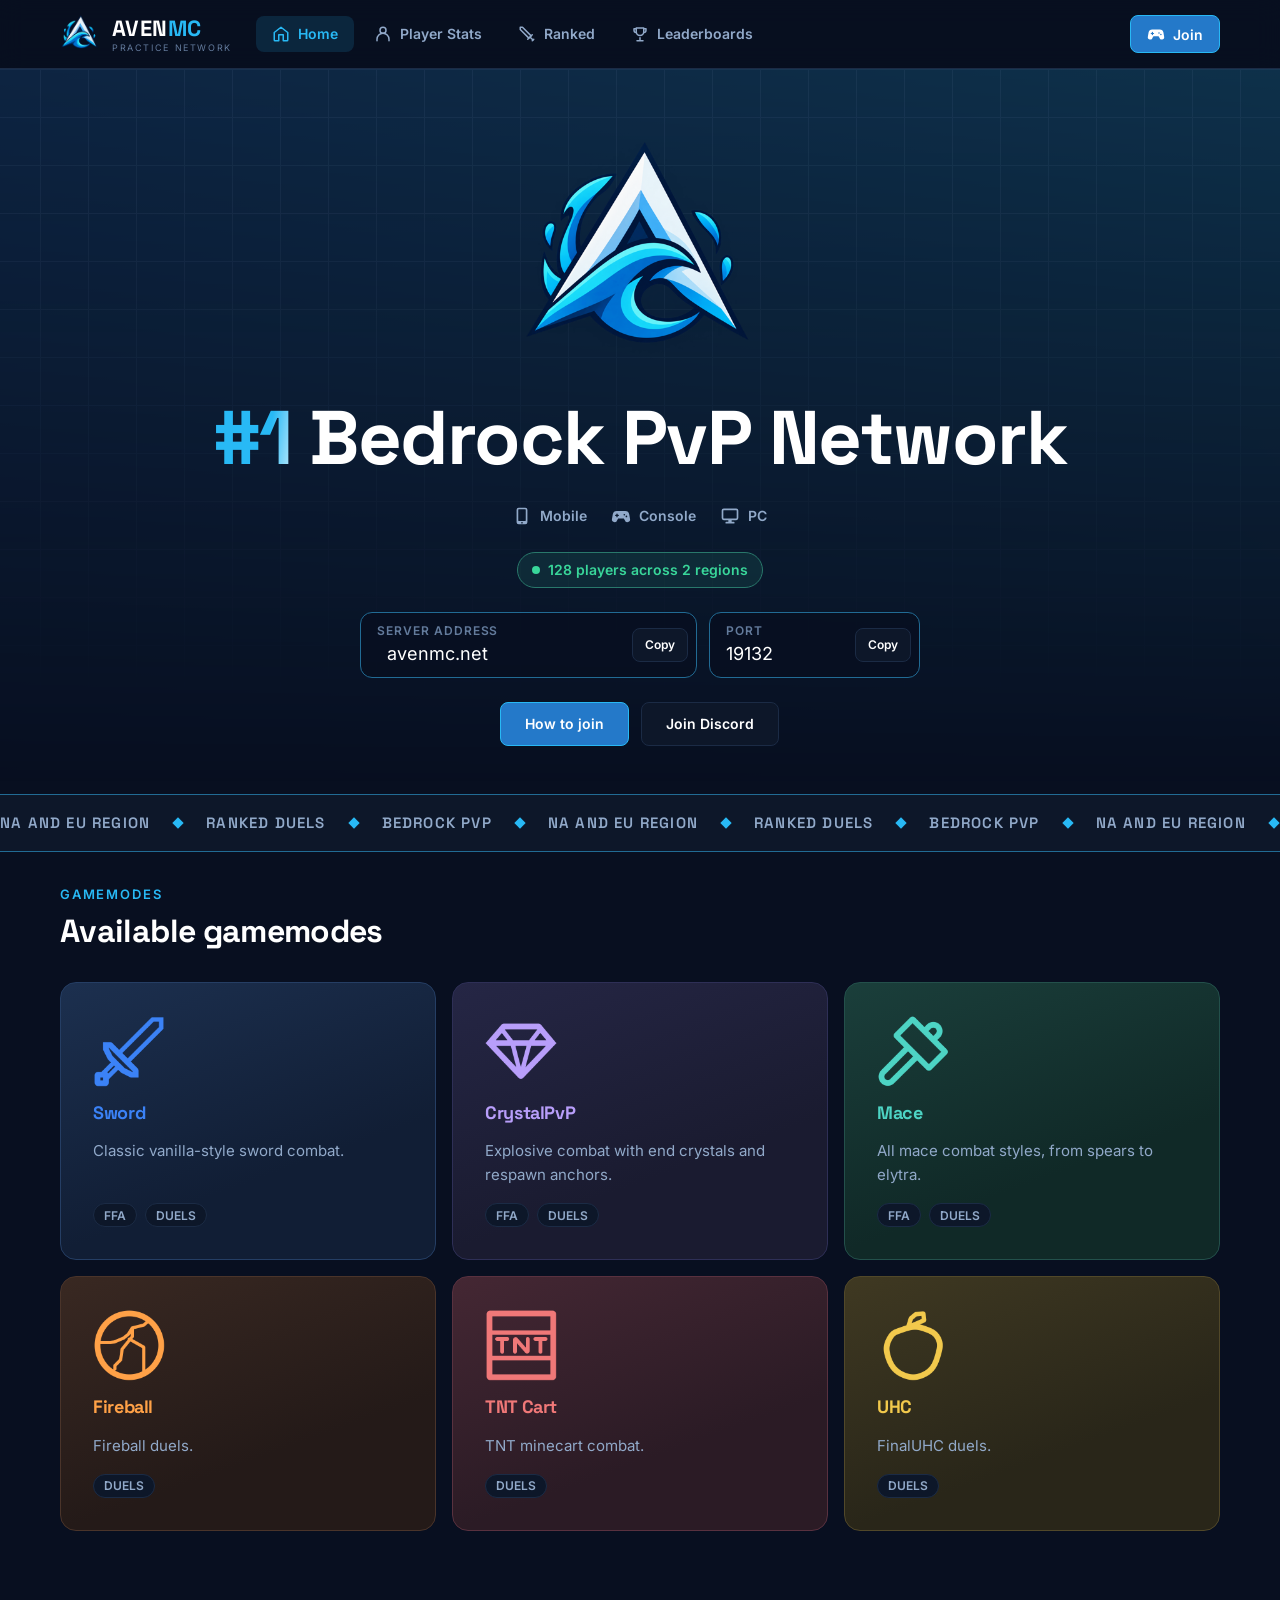
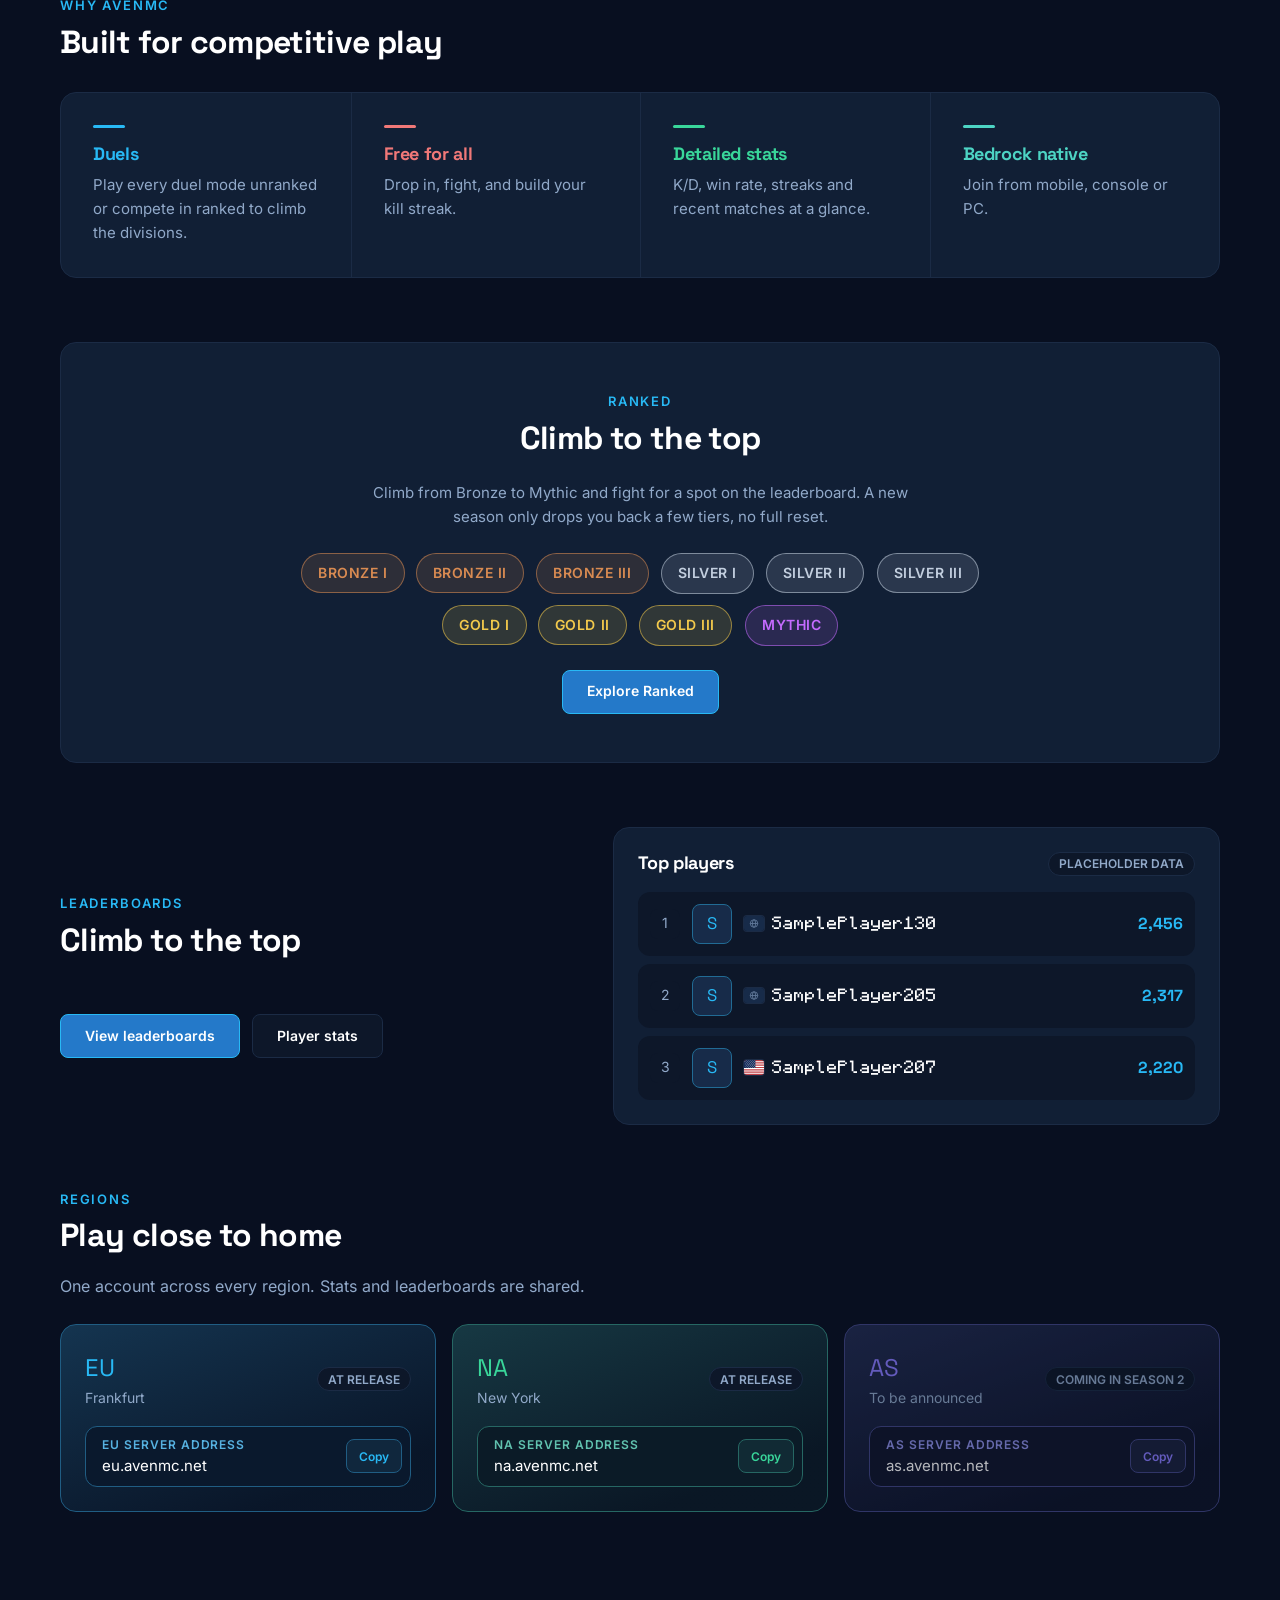
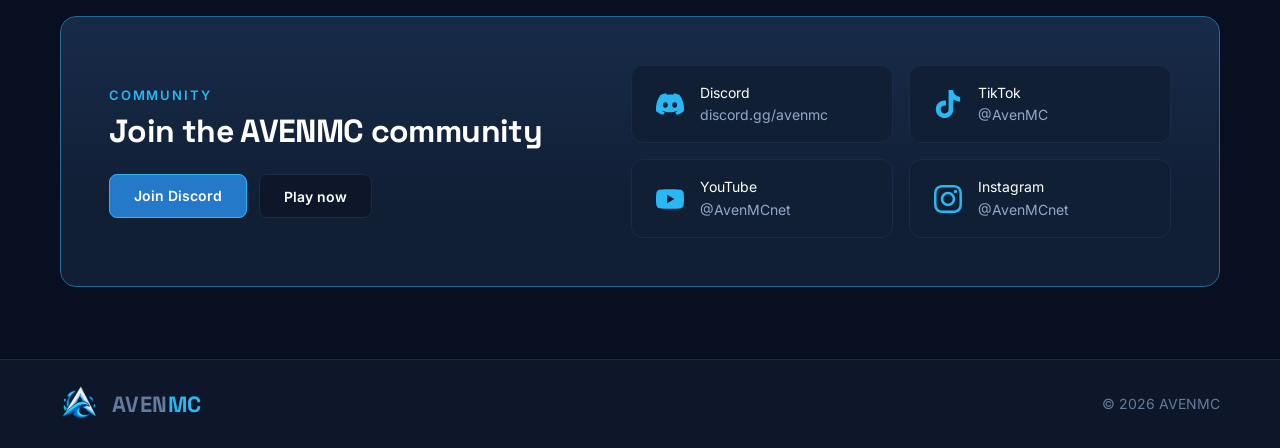
<file: index.html>
<!doctype html>
<html lang="en">
  <head>
    <meta charset="utf-8">
    <meta name="viewport" content="width=device-width, initial-scale=1">
    <meta name="description" content="AVENMC is a competitive Minecraft Bedrock Practice Network.">
    <meta name="theme-color" content="#080f20">
    <title>Minecraft Bedrock PvP Practice Network | AVENMC</title>
    <link rel="icon" href="assets/logoMark.png" type="image/png">
    <link rel="stylesheet" href="css/tokens.css?v=136">
    <link rel="stylesheet" href="css/base.css?v=136">
    <link rel="stylesheet" href="css/components.css?v=136">
    <link rel="stylesheet" href="css/pages.css?v=136">
  </head>
  <body>
    <main id="app"></main>
    <noscript><p class="container">JavaScript is required to view this page.</p></noscript>
    <script type="module" src="js/pages/home.js?v=136"></script>
  </body>
</html>
</file>
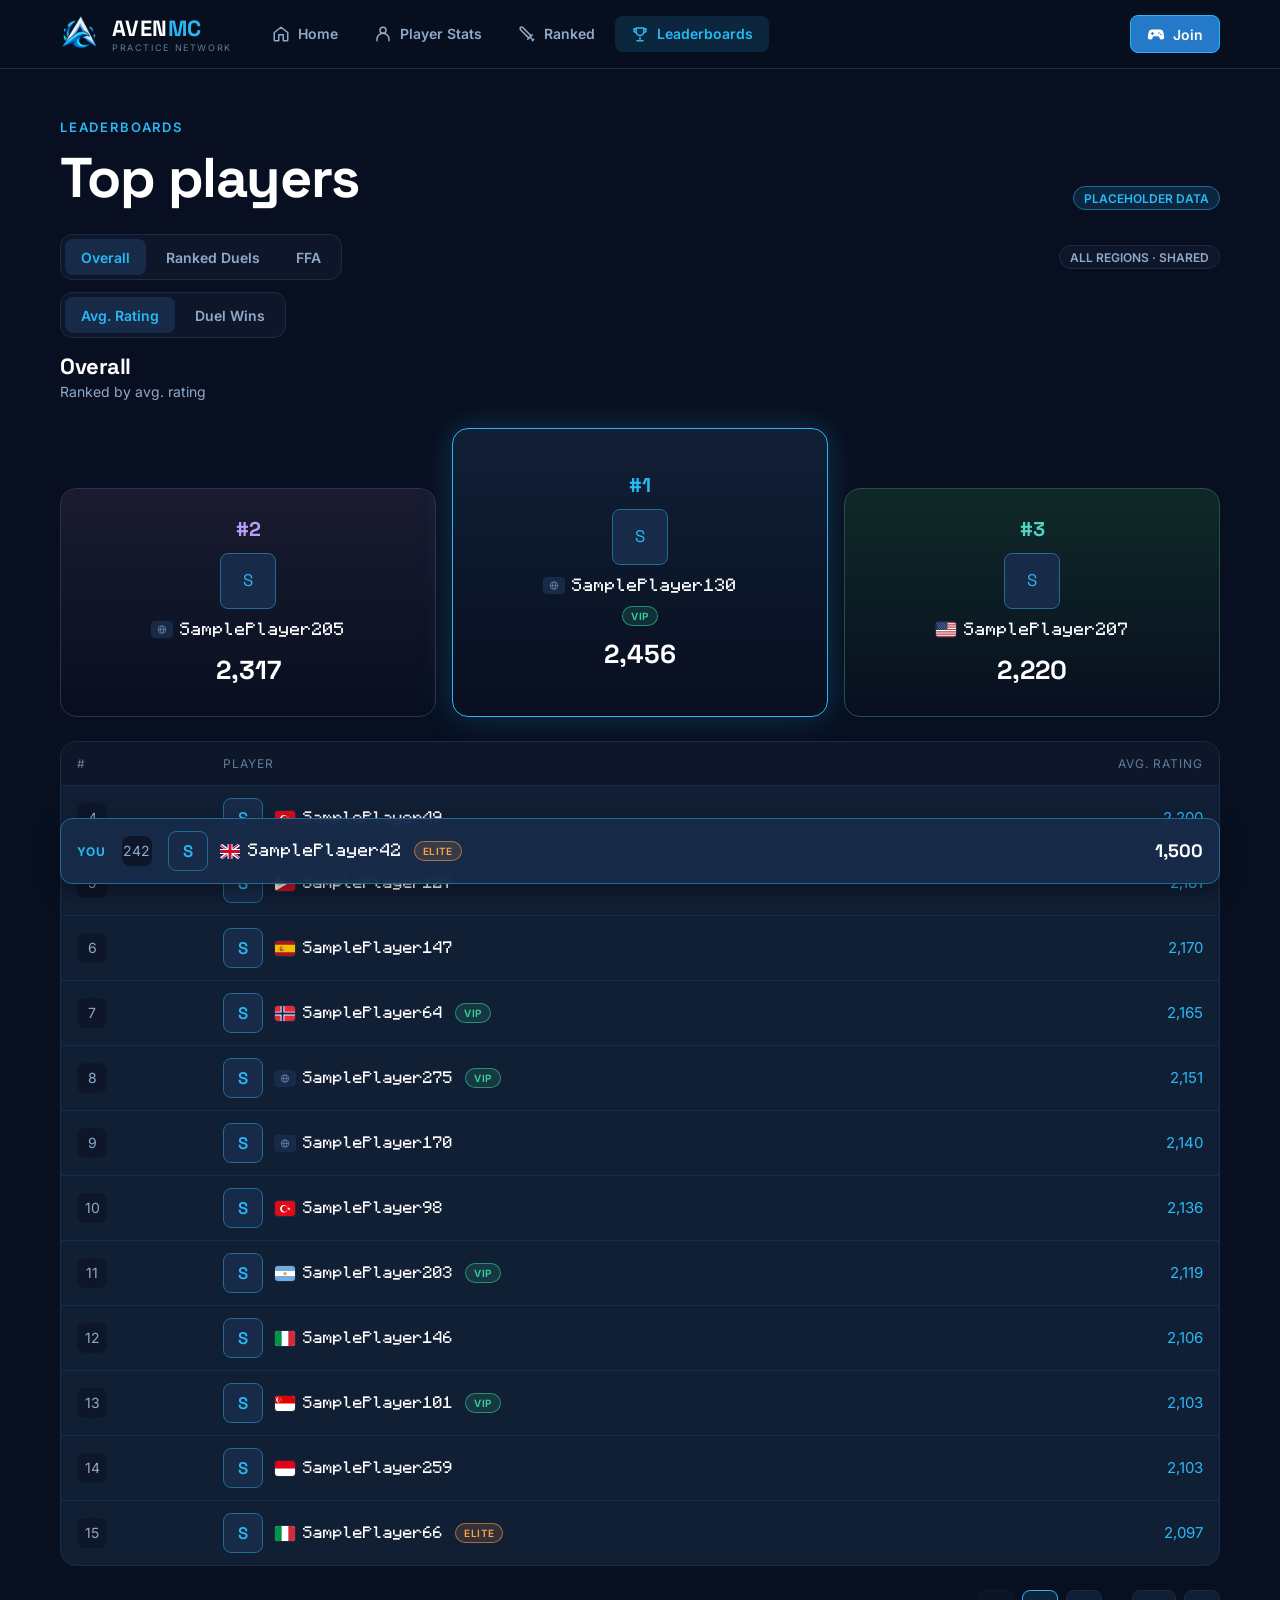
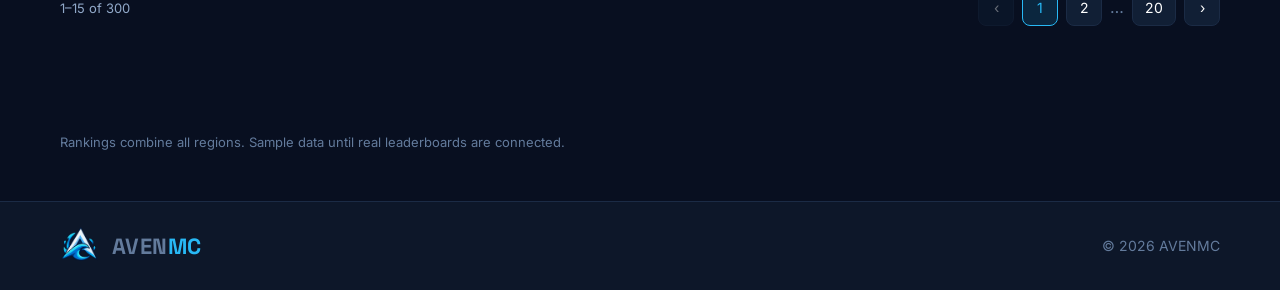
<file: leaderboards.html>
<!doctype html>
<html lang="en">
  <head>
    <meta charset="utf-8">
    <meta name="viewport" content="width=device-width, initial-scale=1">
    <meta name="description" content="Top players on AVENMC.">
    <meta name="theme-color" content="#080f20">
    <title>Leaderboards | AVENMC</title>
    <link rel="icon" href="assets/logoMark.png" type="image/png">
    <link rel="stylesheet" href="css/tokens.css?v=136">
    <link rel="stylesheet" href="css/base.css?v=136">
    <link rel="stylesheet" href="css/components.css?v=136">
    <link rel="stylesheet" href="css/pages.css?v=136">
  </head>
  <body>
    <main id="app"></main>
    <noscript><p class="container">JavaScript is required to view this page.</p></noscript>
    <script type="module" src="js/pages/leaderboards.js?v=136"></script>
  </body>
</html>
</file>
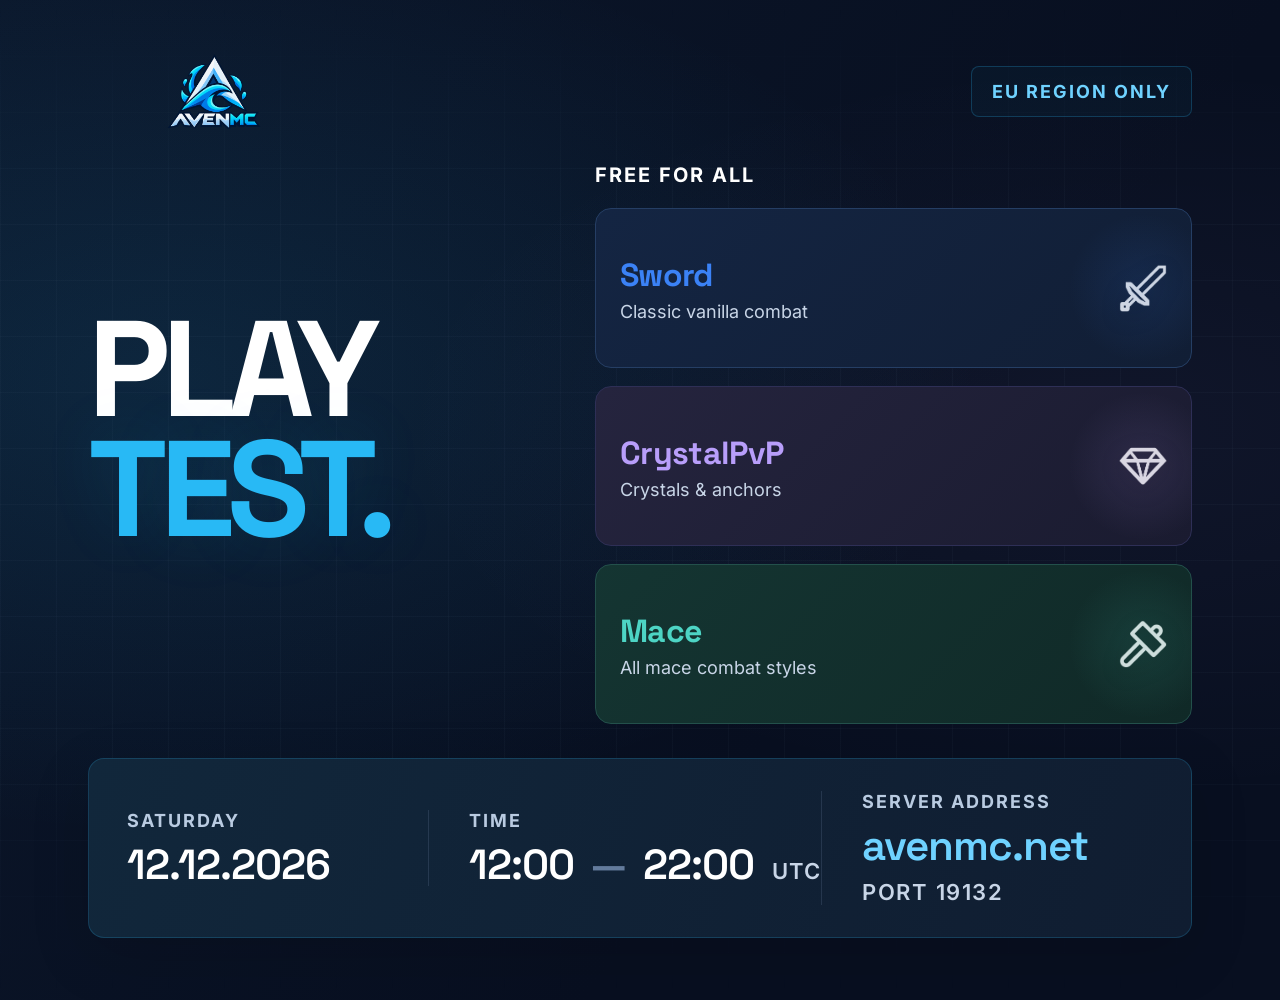
<file: playtest.html>
<!doctype html>
<html lang="en">
  <head>
    <meta charset="utf-8">
    <meta name="viewport" content="width=device-width, initial-scale=1">
    <meta name="robots" content="noindex, nofollow">
    <title>AVENMC — December Playtest</title>
    <link rel="stylesheet" href="css/tokens.css?v=136">
    <link rel="stylesheet" href="css/playtest.css?v=8">
  </head>
  <body>
    <main class="poster">
      <header class="posterHeader">
        <img class="brand" src="assets/logoFull.png" alt="AVENMC">
        <div class="regionBadge">EU REGION ONLY</div>
      </header>

      <section class="posterContent" aria-label="Playtest announcement">
        <div class="announcement">
          <h1>PLAY<span>TEST.</span></h1>
        </div>

        <div class="modesArea">
          <div class="modesHeading"><h2>FREE FOR ALL</h2></div>
          <div class="modeGrid">
            <article class="mode sword">
              <img src="assets/icons/sword.png" alt="">
              <div><h3>Sword</h3><p>Classic vanilla combat</p></div>
            </article>
            <article class="mode crystal">
              <img src="assets/icons/crystal.png" alt="">
              <div><h3>CrystalPvP</h3><p>Crystals &amp; anchors</p></div>
            </article>
            <article class="mode mace">
              <img src="assets/icons/mace.png?v=2" alt="">
              <div><h3>Mace</h3><p>All mace combat styles</p></div>
            </article>
          </div>
        </div>
      </section>

      <footer class="schedule">
        <div class="scheduleDate"><span class="detailLabel">SATURDAY</span><strong>12.12.2026</strong></div>
        <div class="scheduleTime"><span class="detailLabel">TIME</span><strong>12:00 <span class="timeDash">—</span> 22:00 <span class="timezone">UTC</span></strong></div>
        <div class="scheduleServer"><span class="detailLabel">SERVER ADDRESS</span><strong>avenmc.net</strong><span class="serverPort">PORT 19132</span></div>
      </footer>
    </main>
  </body>
</html>
</file>
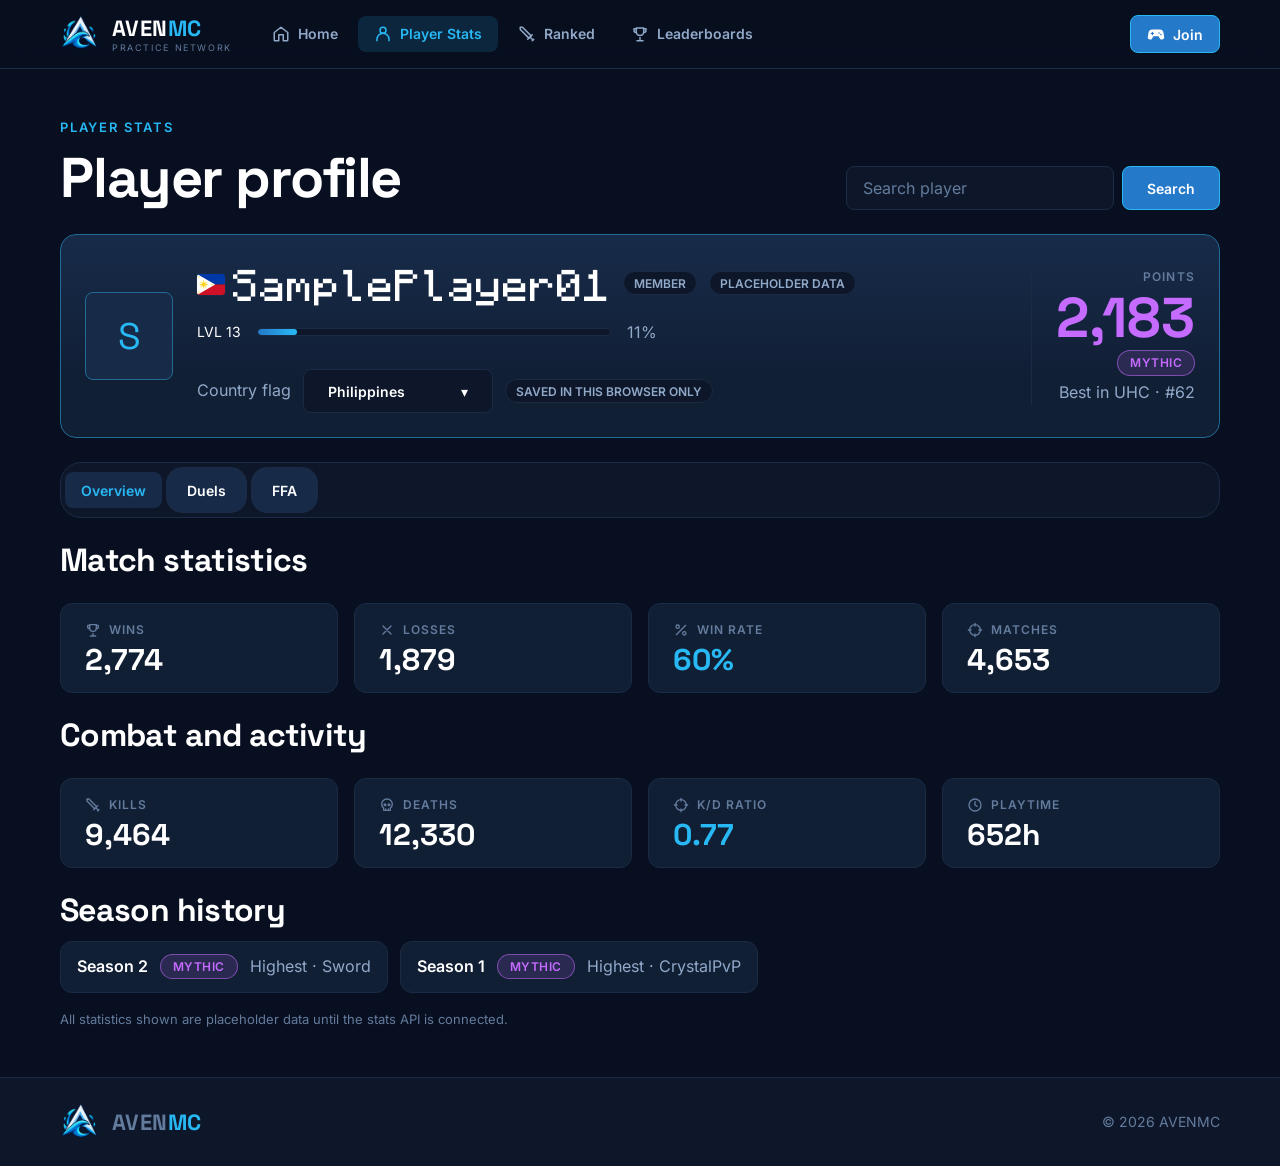
<file: profile.html>
<!doctype html>
<html lang="en">
  <head>
    <meta charset="utf-8">
    <meta name="viewport" content="width=device-width, initial-scale=1">
    <meta name="description" content="Player profile and statistics on AVENMC.">
    <meta name="theme-color" content="#080f20">
    <title>Player Stats | AVENMC</title>
    <link rel="icon" href="assets/logoMark.png" type="image/png">
    <link rel="stylesheet" href="css/tokens.css?v=136">
    <link rel="stylesheet" href="css/base.css?v=136">
    <link rel="stylesheet" href="css/components.css?v=136">
    <link rel="stylesheet" href="css/pages.css?v=136">
  </head>
  <body>
    <main id="app"></main>
    <noscript><p class="container">JavaScript is required to view this page.</p></noscript>
    <script type="module" src="js/pages/profile.js?v=136"></script>
  </body>
</html>
</file>
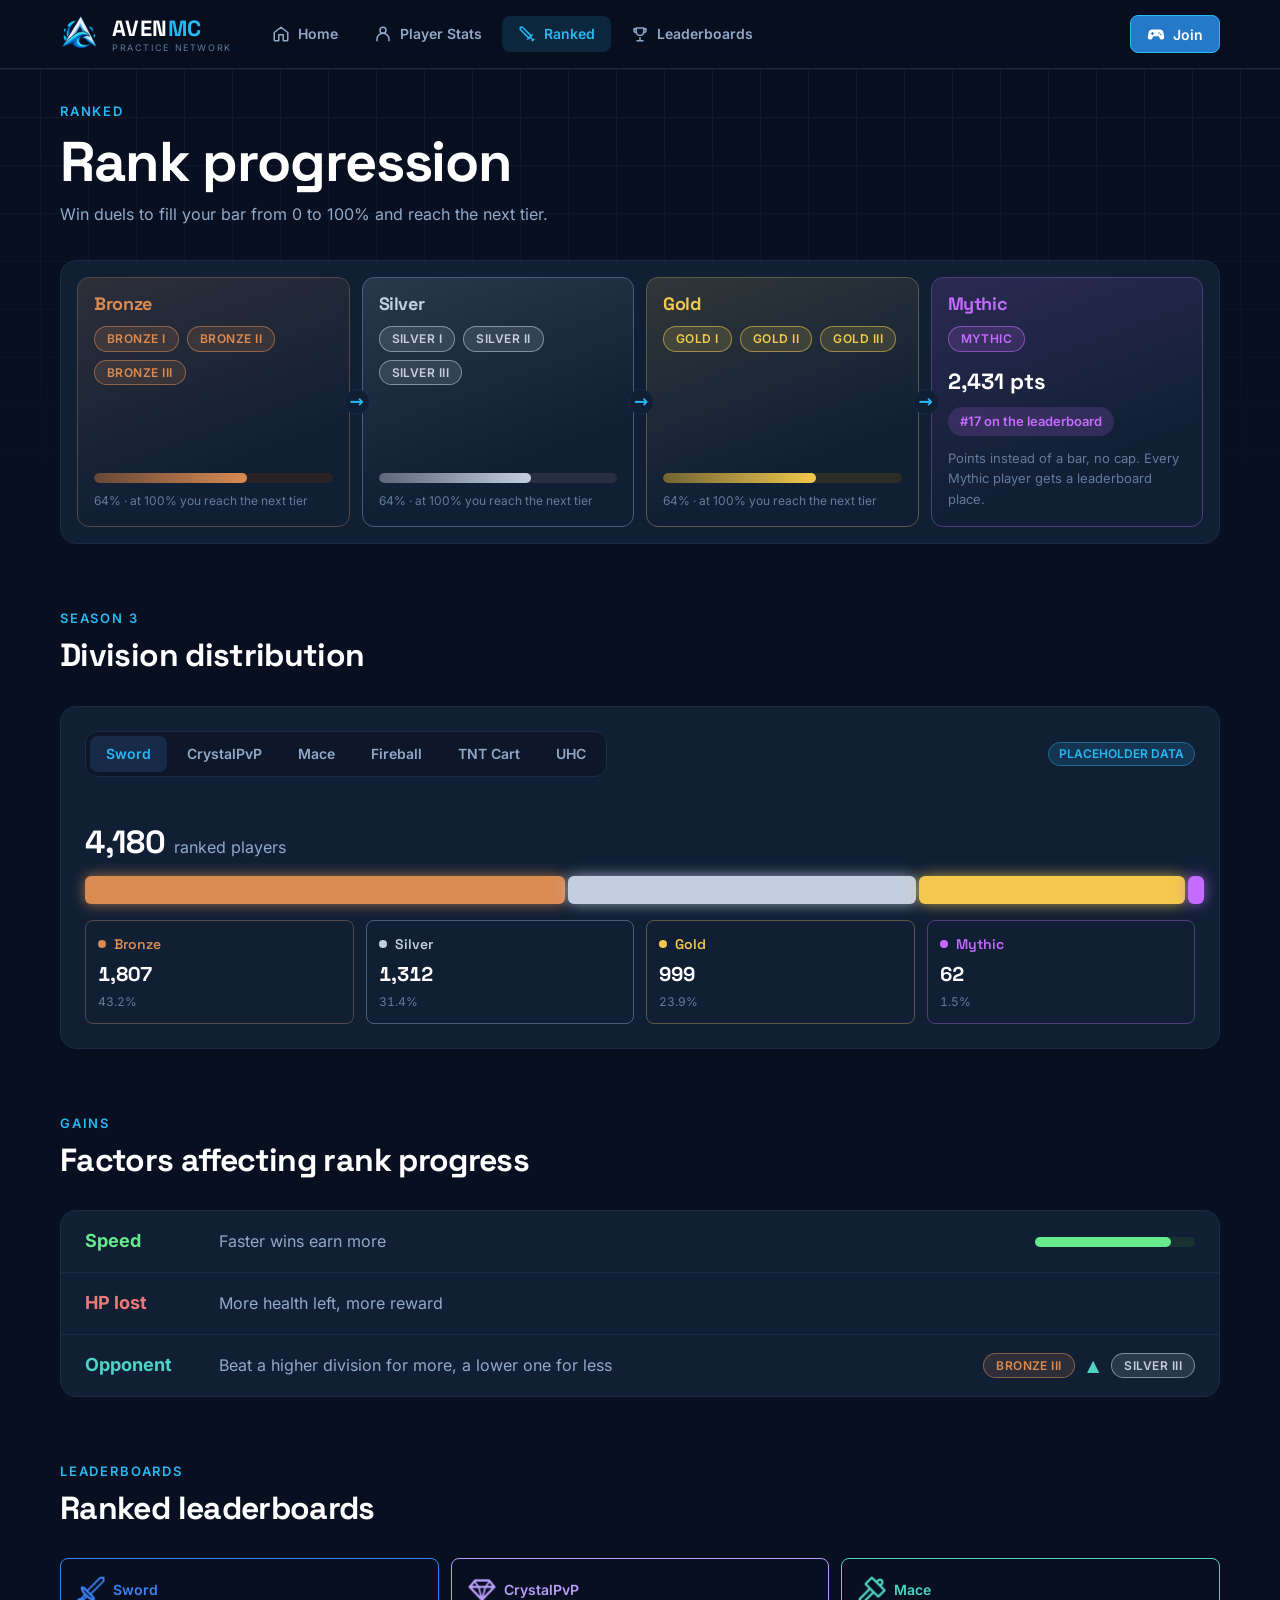
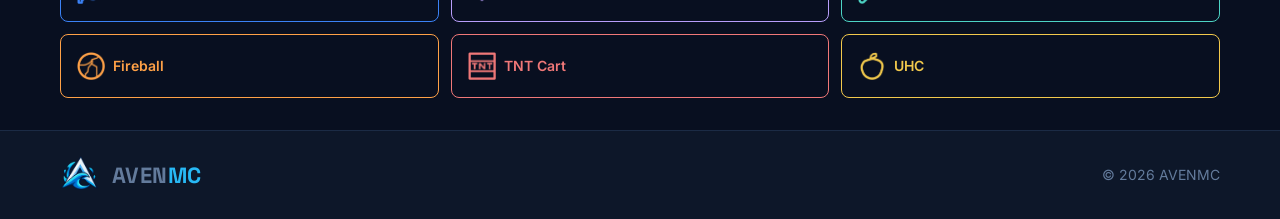
<file: ranked.html>
<!doctype html>
<html lang="en">
  <head>
    <meta charset="utf-8">
    <meta name="viewport" content="width=device-width, initial-scale=1">
    <meta name="description" content="How Ranked works on AVENMC: climb the divisions from Bronze to Mythic and the top 50 leaderboard.">
    <meta name="theme-color" content="#080f20">
    <title>Ranked | AVENMC</title>
    <link rel="icon" href="assets/logoMark.png" type="image/png">
    <link rel="stylesheet" href="css/tokens.css?v=136">
    <link rel="stylesheet" href="css/base.css?v=136">
    <link rel="stylesheet" href="css/components.css?v=136">
    <link rel="stylesheet" href="css/pages.css?v=136">
  </head>
  <body>
    <main id="app"></main>
    <noscript><p class="container">JavaScript is required to view this page.</p></noscript>
    <script type="module" src="js/pages/ranked.js?v=136"></script>
  </body>
</html>
</file>
<file: css/tokens.css>
/* Central design tokens. Every color, font and spacing value is defined here once. */
/* Inter (UI and body) and Space Grotesk (headings): SIL OFL 1.1. Monocraft is reserved for player names. */
@font-face {
  font-family: "Inter";
  src: url("../assets/fonts/Inter.woff2") format("woff2");
  font-weight: 100 900;
  font-display: swap;
}

@font-face {
  font-family: "Space Grotesk";
  src: url("../assets/fonts/SpaceGrotesk.woff2") format("woff2");
  font-weight: 300 700;
  font-display: swap;
}

@font-face {
  font-family: "Monocraft";
  src: url("../assets/fonts/Monocraft.woff2") format("woff2");
  font-display: swap;
}

:root {
  color-scheme: dark;

  --colorBackground: #080f20;
  --colorSurface: #0d1729;
  --colorCard: #111f35;
  --colorElevated: #172b49;
  --colorPrimary: #28b9f5;
  --colorSecondary: #2479c9;
  --colorText: #ffffff;
  --colorTextSecondary: #91a9c9;
  --colorTextMuted: #637b9c;
  --colorBorder: #1b2b45;
  --colorSuccess: #39d69a;
  --colorDanger: #f07878;
  --colorNodebuff: #66eb8c;
  --colorNodebuffPanel: #16221c;
  --colorNodebuffEdge: #223e32;
  --colorCrystal: #b89efa;
  --colorCrystalPanel: #1a1b30;
  --colorCrystalEdge: #2e2f56;
  --colorSword: #3b82f6;
  --colorSwordPanel: #111e35;
  --colorSwordEdge: #253e64;
  --colorMace: #4dd4c4;
  --colorMacePanel: #102927;
  --colorMaceEdge: #23504b;
  --colorFireball: #ffa147;
  --colorFireballPanel: #241a18;
  --colorFireballEdge: #4a342a;
  --colorTntCart: #f07878;
  --colorTntCartPanel: #2b1b25;
  --colorTntCartEdge: #59313f;
  --colorUhc: #f2c94c;
  --colorUhcPanel: #292619;
  --colorUhcEdge: #514829;
  --colorAsia: #8b7cff;

  --colorPrimarySoft: color-mix(in srgb, var(--colorPrimary) 14%, transparent);
  --colorPrimaryLine: color-mix(in srgb, var(--colorPrimary) 45%, var(--colorBorder));
  --colorOverlay: color-mix(in srgb, var(--colorBackground) 80%, transparent);

  --fontHeading: "Space Grotesk", "Inter", system-ui, sans-serif;
  --fontBody: "Inter", "Segoe UI", system-ui, -apple-system, sans-serif;
  --fontMinecraft: "Monocraft", "Inter", monospace;

  --space1: 4px;
  --space2: 8px;
  --space3: 12px;
  --space4: 16px;
  --space5: 24px;
  --space6: 32px;
  --space7: 48px;
  --space8: 72px;

  --radiusSmall: 8px;
  --radiusMedium: 12px;
  --radiusLarge: 16px;

  --controlHeight: 44px;
  --maxContentWidth: 1160px;
  --pagePadding: clamp(16px, 4vw, 32px);
  --navHeight: 68px;

  --transitionFast: 160ms ease;
}
</file>
<file: css/base.css>
*,
*::before,
*::after {
  box-sizing: border-box;
}

html {
  scroll-behavior: smooth;
  -webkit-text-size-adjust: 100%;
}

body {
  min-width: 320px;
  min-height: 100vh;
  margin: 0;
  display: flex;
  flex-direction: column;
  overflow-x: hidden;
  background: var(--colorBackground);
  color: var(--colorText);
  font-family: var(--fontBody);
  font-size: 16px;
  line-height: 1.6;
  -webkit-font-smoothing: antialiased;
}

main {
  flex: 1;
}

a {
  color: inherit;
  text-decoration: none;
}

h1,
h2,
h3,
p {
  margin: 0;
}

h1,
h2,
h3 {
  font-family: var(--fontHeading);
  font-weight: 700;
  line-height: 1.15;
  letter-spacing: -0.02em;
}

h1 {
  font-size: clamp(32px, 6vw, 56px);
}

h2 {
  font-size: clamp(24px, 3.5vw, 32px);
}

h3 {
  font-size: 18px;
}

:focus-visible {
  outline: 2px solid var(--colorPrimary);
  outline-offset: 2px;
}

.container {
  width: 100%;
  max-width: calc(var(--maxContentWidth) + var(--pagePadding) * 2);
  margin-inline: auto;
  padding-inline: var(--pagePadding);
}

.section {
  padding-block: var(--space8);
}

.section.compact {
  padding-block: var(--space6);
}

.stack {
  display: flex;
  flex-direction: column;
  gap: var(--space5);
}

.grid {
  display: grid;
  gap: var(--space4);
}

.grid.cols2 {
  grid-template-columns: repeat(2, minmax(0, 1fr));
}

.grid.cols3 {
  grid-template-columns: repeat(3, minmax(0, 1fr));
}

.grid.cols4 {
  grid-template-columns: repeat(4, minmax(0, 1fr));
}

.srOnly {
  position: absolute;
  width: 1px;
  height: 1px;
  overflow: hidden;
  clip: rect(0 0 0 0);
  white-space: nowrap;
}

@media (max-width: 960px) {
  .grid.cols3,
  .grid.cols4 {
    grid-template-columns: repeat(2, minmax(0, 1fr));
  }
}

@media (max-width: 640px) {
  .section {
    padding-block: var(--space7);
  }

  .grid.cols2,
  .grid.cols3,
  .grid.cols4 {
    grid-template-columns: 1fr;
  }

  .grid.statGrid {
    grid-template-columns: repeat(2, minmax(0, 1fr));
  }
}

@media (prefers-reduced-motion: reduce) {
  html {
    scroll-behavior: auto;
  }

  *,
  *::before,
  *::after {
    animation: none !important;
    transition-duration: 0.01ms !important;
  }
}

@media (prefers-reduced-motion: no-preference) {
  main {
    animation: pageEnter 180ms ease-out both;
  }
}

@keyframes pageEnter {
  from {
    opacity: 0;
  }
}
</file>
<file: css/components.css>
/* Navigation */
.navbar {
  position: sticky;
  top: 0;
  z-index: 50;
  border-bottom: 1px solid var(--colorBorder);
  background: var(--colorOverlay);
  backdrop-filter: blur(12px);
}

.navbarInner {
  display: flex;
  align-items: center;
  gap: var(--space5);
  min-height: var(--navHeight);
}

.navLinks {
  display: flex;
  flex: 1;
  align-items: center;
  gap: var(--space1);
}

.navLink {
  display: inline-flex;
  align-items: center;
  gap: var(--space2);
  height: 36px;
  padding-inline: var(--space4);
  border-radius: var(--radiusSmall);
  color: var(--colorTextSecondary);
  font-family: var(--fontBody);
  font-size: 14px;
  transition: color var(--transitionFast), background var(--transitionFast);
  font-weight: 600;
}

.navIcon {
  display: inline-block;
  flex: none;
  width: 18px;
  height: 18px;
  background: currentColor;
  -webkit-mask: var(--iconUrl) center / contain no-repeat;
  mask: var(--iconUrl) center / contain no-repeat;
}

.navLink:hover {
  color: var(--colorText);
}

.navLink.isActive {
  background: var(--colorPrimarySoft);
  color: var(--colorPrimary);
}

.button.navToggle {
  display: none;
}

.button.navJoin {
  height: 38px;
  margin-left: auto;
  padding-inline: var(--space4);
}

/* Brand */
.brand {
  display: inline-flex;
  align-items: center;
  gap: var(--space3);
  line-height: 1;
}

.brandLogo {
  width: 40px;
  height: 40px;
  object-fit: contain;
}

.brandText {
  display: flex;
  flex-direction: column;
}

.brandName {
  font-family: var(--fontHeading);
  font-size: 22px;
  letter-spacing: 0.02em;
  font-weight: 700;
}

.brandName .brandAccent {
  color: var(--colorPrimary);
}

.brandSubtitle {
  margin-top: 4px;
  color: var(--colorTextMuted);
  font-family: var(--fontBody);
  font-size: 9px;
  letter-spacing: 0.18em;
}

/* Buttons */
.button {
  display: inline-flex;
  align-items: center;
  justify-content: center;
  gap: var(--space2);
  height: var(--controlHeight);
  padding-inline: var(--space5);
  border: 1px solid transparent;
  border-radius: var(--radiusSmall);
  cursor: pointer;
  font-family: var(--fontBody);
  font-size: 14px;
  white-space: nowrap;
  transition: background var(--transitionFast), border-color var(--transitionFast),
    box-shadow var(--transitionFast), transform var(--transitionFast);
  font-weight: 600;
}

.button:active {
  transform: translateY(1px);
}

.buttonPrimary {
  background: var(--colorSecondary);
  border-color: var(--colorPrimary);
  color: var(--colorText);
}

.buttonPrimary:hover {
  background: color-mix(in srgb, var(--colorSecondary) 70%, var(--colorPrimary));
}

.buttonSecondary {
  background: var(--colorSurface);
  border-color: var(--colorBorder);
  color: var(--colorText);
}

.buttonSecondary:hover {
  border-color: var(--colorPrimary);
}

.buttonDanger {
  background: transparent;
  border-color: var(--colorDanger);
  color: var(--colorDanger);
}

.buttonDanger:hover {
  background: color-mix(in srgb, var(--colorDanger) 14%, transparent);
}

.button.buttonSmall {
  height: 34px;
  padding-inline: var(--space3);
  font-size: 12px;
}

.buttonIcon {
  width: var(--controlHeight);
  padding: 0;
}

/* Card */
.card {
  position: relative;
  padding: var(--space5);
  border: 1px solid var(--colorBorder);
  border-radius: var(--radiusLarge);
  background: var(--colorCard);
  transition: border-color var(--transitionFast), box-shadow var(--transitionFast), transform var(--transitionFast);
}

a.card:hover,
.card.isInteractive:hover {
  transform: translateY(-2px);
  border-color: var(--colorPrimaryLine);
}

.card.isHighlighted {
  border-color: var(--colorPrimaryLine);
  background: linear-gradient(180deg, var(--colorElevated), var(--colorCard) 70%);
}

.cardTitle {
  margin-bottom: var(--space2);
}

.cardText {
  color: var(--colorTextSecondary);
  font-size: 15px;
}

/* Section heading */
.sectionHeading {
  display: flex;
  flex-direction: column;
  gap: var(--space2);
  margin-bottom: var(--space6);
}

.sectionEyebrow {
  color: var(--sectionAccent, var(--colorPrimary));
  font-family: var(--fontBody);
  font-size: 13px;
  letter-spacing: 0.14em;
  text-transform: uppercase;
  font-weight: 600;
}

.sectionDescription {
  max-width: 560px;
  color: var(--colorTextSecondary);
}

/* Badge */
.badge {
  display: inline-flex;
  align-items: center;
  gap: 6px;
  height: 24px;
  padding-inline: 10px;
  border: 1px solid var(--colorBorder);
  border-radius: 999px;
  background: var(--colorSurface);
  color: var(--colorTextSecondary);
  font-family: var(--fontBody);
  font-size: 12px;
  text-transform: uppercase;
  white-space: nowrap;
  font-weight: 600;
}

.badgePrimary {
  border-color: var(--colorPrimaryLine);
  background: var(--colorPrimarySoft);
  color: var(--colorPrimary);
}

.badgeSuccess {
  border-color: color-mix(in srgb, var(--colorSuccess) 45%, var(--colorBorder));
  color: var(--colorSuccess);
}

.badgeDanger {
  border-color: color-mix(in srgb, var(--colorDanger) 45%, var(--colorBorder));
  color: var(--colorDanger);
}

/* Avatar */
.avatar {
  display: inline-grid;
  flex: none;
  place-items: center;
  width: var(--avatarSize, 40px);
  height: var(--avatarSize, 40px);
  border: 1px solid var(--colorPrimaryLine);
  border-radius: var(--radiusSmall);
  background: var(--colorElevated);
  color: var(--colorPrimary);
  font-family: var(--fontHeading);
  font-size: calc(var(--avatarSize, 40px) * 0.42);
  image-rendering: pixelated;
  overflow: hidden;
}

.avatar img {
  width: 100%;
  height: 100%;
  object-fit: cover;
  image-rendering: pixelated;
}

.avatarLarge {
  --avatarSize: 88px;
}

/* Stat card */
.statCard {
  display: flex;
  flex-direction: column;
  gap: var(--space1);
  padding: var(--space4) var(--space5);
  border: 1px solid var(--colorBorder);
  border-radius: var(--radiusMedium);
  background: var(--colorCard);
}

.statLabel {
  display: flex;
  align-items: center;
  gap: var(--space2);
  color: var(--colorTextMuted);
  font-family: var(--fontBody);
  font-size: 12px;
  letter-spacing: 0.08em;
  text-transform: uppercase;
  font-weight: 600;
}

.statValue {
  font-family: var(--fontHeading);
  font-size: clamp(24px, 3vw, 30px);
  line-height: 1.1;
  font-weight: 700;
}

.statValue.isAccent {
  color: var(--colorPrimary);
}

.statHint {
  color: var(--colorTextSecondary);
  font-size: 13px;
}

/* Table */
.tableWrap {
  overflow-x: auto;
  border: 1px solid var(--colorBorder);
  border-radius: var(--radiusLarge);
  background: var(--colorCard);
}

.table {
  width: 100%;
  border-collapse: collapse;
  font-size: 15px;
}

.table th {
  padding: var(--space3) var(--space4);
  border-bottom: 1px solid var(--colorBorder);
  background: var(--colorSurface);
  color: var(--colorTextMuted);
  font-family: var(--fontBody);
  font-size: 12px;
  font-weight: 400;
  letter-spacing: 0.08em;
  text-align: left;
  text-transform: uppercase;
  white-space: nowrap;
}

.table td {
  padding: var(--space3) var(--space4);
  border-bottom: 1px solid var(--colorBorder);
  white-space: nowrap;
}

.table tbody tr:last-child td {
  border-bottom: 0;
}

.table tbody tr {
  transition: background var(--transitionFast);
}

.table tbody tr:hover {
  background: var(--colorSurface);
}

.table .alignRight {
  text-align: right;
}

.table .alignCenter {
  text-align: center;
}

.playerName {
  font-family: var(--fontMinecraft);
  font-weight: 400;
  letter-spacing: 0;
  overflow-wrap: anywhere;
}

.cellPlayer {
  display: flex;
  align-items: center;
  gap: var(--space3);
  font-weight: 600;
}

.resultWin {
  color: var(--colorSuccess);
}

.resultLoss {
  color: var(--colorDanger);
}

.mutedText {
  color: var(--colorTextSecondary);
}

/* Tabs */
.tabs {
  display: inline-flex;
  gap: var(--space1);
  max-width: 100%;
  padding: var(--space1);
  overflow-x: auto;
  border: 1px solid var(--colorBorder);
  border-radius: var(--radiusMedium);
  background: var(--colorSurface);
}

.tab {
  height: 36px;
  padding-inline: var(--space4);
  border: 0;
  border-radius: var(--radiusSmall);
  background: transparent;
  color: var(--colorTextSecondary);
  cursor: pointer;
  font-family: var(--fontBody);
  font-size: 14px;
  white-space: nowrap;
  transition: color var(--transitionFast), background var(--transitionFast);
  font-weight: 600;
}

.tab:hover {
  color: var(--colorText);
}

.tab[aria-selected="true"] {
  background: var(--colorElevated);
  color: var(--colorPrimary);
}

/* Dropdown */
.dropdown {
  position: relative;
  display: inline-block;
}

.dropdownTrigger {
  min-width: 190px;
  justify-content: space-between;
}

.dropdownMenu {
  position: absolute;
  top: calc(100% + 6px);
  left: 0;
  z-index: 30;
  min-width: 100%;
  margin: 0;
  padding: var(--space1);
  list-style: none;
  border: 1px solid var(--colorBorder);
  border-radius: var(--radiusMedium);
  background: var(--colorElevated);
  box-shadow: 0 12px 32px rgb(0 0 0 / 40%);
}

.dropdownMenu[hidden] {
  display: none;
}

.dropdownOption {
  display: flex;
  align-items: center;
  justify-content: space-between;
  gap: var(--space3);
  padding: 10px var(--space3);
  border-radius: var(--radiusSmall);
  cursor: pointer;
  font-size: 14px;
}

.dropdownOption:hover,
.dropdownOption[aria-selected="true"] {
  background: var(--colorPrimarySoft);
  color: var(--colorPrimary);
}

/* Skeleton */
.skeleton {
  display: block;
  height: var(--skeletonHeight, 16px);
  position: relative;
  overflow: hidden;
  border-radius: var(--radiusMedium);
  border: 1px solid color-mix(in srgb, var(--colorBorder) 60%, transparent);
  background: color-mix(in srgb, var(--colorElevated) 70%, var(--colorCard));
}

.skeleton::after {
  content: "";
  position: absolute;
  inset: 0;
  transform: translateX(-100%);
  background: linear-gradient(100deg, transparent 20%, color-mix(in srgb, var(--colorPrimary) 16%, transparent) 50%, transparent 80%);
  animation: skeletonShimmer 1.6s ease-in-out infinite;
  animation-delay: var(--skeletonDelay, 0ms);
}

.skeleton.isCircle {
  border-radius: 50%;
  flex: none;
}

.skeletonList {
  display: grid;
  gap: var(--space2);
}

.skeletonRow {
  display: flex;
  align-items: center;
  gap: var(--space3);
  padding: var(--space3);
  border: 1px solid var(--colorBorder);
  border-radius: var(--radiusMedium);
  background: var(--colorCard);
}

.skeletonRow > .skeleton:first-child {
  flex: none;
}

.skeletonLines {
  display: grid;
  flex: 1;
  gap: 6px;
}

@keyframes skeletonShimmer {
  to {
    transform: translateX(100%);
  }
}

@media (prefers-reduced-motion: reduce) {
  .skeleton::after {
    animation: none;
  }
}

/* Empty state */
.emptyState {
  display: flex;
  flex-direction: column;
  align-items: center;
  gap: var(--space2);
  padding: var(--space7) var(--space5);
  border: 1px dashed var(--colorBorder);
  border-radius: var(--radiusLarge);
  background: var(--colorSurface);
  text-align: center;
}

.emptyState p {
  max-width: 380px;
  color: var(--colorTextSecondary);
}

/* Modal */
.modal {
  width: min(440px, calc(100vw - 32px));
  padding: var(--space5);
  border: 1px solid var(--colorPrimaryLine);
  border-radius: var(--radiusLarge);
  background: var(--colorCard);
  color: var(--colorText);
}

.modal::backdrop {
  background: var(--colorOverlay);
  backdrop-filter: blur(4px);
}

.modalHeader {
  display: flex;
  align-items: center;
  justify-content: space-between;
  margin-bottom: var(--space4);
}

.modalBody {
  display: flex;
  flex-direction: column;
  gap: var(--space3);
  color: var(--colorTextSecondary);
}

.modalActions {
  display: flex;
  justify-content: flex-end;
  gap: var(--space3);
  margin-top: var(--space5);
}

/* Tooltip */
[data-tooltip] {
  position: relative;
}

[data-tooltip]::after {
  content: attr(data-tooltip);
  position: absolute;
  bottom: calc(100% + 8px);
  left: 50%;
  z-index: 20;
  padding: 6px 10px;
  border: 1px solid var(--colorBorder);
  border-radius: var(--radiusSmall);
  background: var(--colorElevated);
  color: var(--colorText);
  font-family: var(--fontBody);
  font-size: 12px;
  opacity: 0;
  pointer-events: none;
  transform: translate(-50%, 4px);
  transition: opacity var(--transitionFast), transform var(--transitionFast);
  white-space: nowrap;
}

[data-tooltip]:hover::after,
[data-tooltip]:focus-visible::after {
  opacity: 1;
  transform: translate(-50%, 0);
}

/* Progress bar */
.progress {
  height: 8px;
  overflow: hidden;
  border-radius: 999px;
  background: var(--colorSurface);
  border: 1px solid var(--colorBorder);
}

.progressFill {
  height: 100%;
  border-radius: inherit;
  background: linear-gradient(90deg, var(--colorSecondary), var(--colorPrimary));
}

/* Input */
.input {
  height: var(--controlHeight);
  padding-inline: var(--space4);
  border: 1px solid var(--colorBorder);
  border-radius: var(--radiusSmall);
  background: var(--colorSurface);
  color: var(--colorText);
  font: inherit;
}

.input::placeholder {
  color: var(--colorTextMuted);
}

.input:focus {
  border-color: var(--colorPrimary);
  outline: 0;
}

/* Footer */
.footer {
  border-top: 1px solid var(--colorBorder);
  background: var(--colorSurface);
}

.footerInner {
  display: flex;
  flex-wrap: wrap;
  align-items: center;
  justify-content: space-between;
  gap: var(--space4);
  padding-block: var(--space5);
  color: var(--colorTextMuted);
  font-size: 14px;
}

.footerLinks {
  display: flex;
  gap: var(--space5);
}

.footerLinks a:hover {
  color: var(--colorPrimary);
}

@media (max-width: 640px) {
  .table th,
  .table td {
    padding: var(--space3) var(--space3);
  }

  .hideMobile {
    display: none;
  }
}

@media (max-width: 960px) {
  .button.navToggle {
    display: inline-flex;
  }

  .navLinks {
    position: absolute;
    top: 100%;
    right: 0;
    left: 0;
    display: none;
    flex-direction: column;
    align-items: stretch;
    padding: var(--space3) var(--pagePadding) var(--space4);
    border-bottom: 1px solid var(--colorBorder);
    background: var(--colorBackground);
  }

  .navLinks.isOpen {
    display: flex;
  }

  .navLink {
    height: 44px;
  }

  .dropdownTrigger {
    min-width: 160px;
  }
}

/* Copy field */
.copyField {
  display: flex;
  align-items: center;
  justify-content: space-between;
  gap: var(--space4);
  padding: var(--space2) var(--space2) var(--space2) var(--space4);
  border: 1px solid var(--colorPrimaryLine);
  border-radius: var(--radiusMedium);
  background: var(--colorOverlay);
}

.copyFieldText {
  display: flex;
  flex-direction: column;
  min-width: 0;
}

.copyFieldText strong {
  font-family: var(--fontBody);
  font-size: 18px;
  font-weight: 400;
}

.joinSteps {
  margin: 0;
  padding-left: var(--space5);
}

/* Toast */
.toast {
  position: fixed;
  bottom: var(--space5);
  left: 50%;
  z-index: 100;
  max-width: calc(100vw - 32px);
  padding: var(--space3) var(--space5);
  border: 1px solid var(--colorPrimaryLine);
  border-radius: var(--radiusMedium);
  background: var(--colorElevated);
  font-size: 14px;
  opacity: 0;
  pointer-events: none;
  transform: translate(-50%, 16px);
  transition: opacity var(--transitionFast), transform var(--transitionFast);
}

.toast.isVisible {
  opacity: 1;
  transform: translate(-50%, 0);
}

/* Social links */
.socialIcon {
  display: inline-block;
  flex: none;
  width: 22px;
  height: 22px;
  background: currentColor;
  mask: var(--iconUrl) center / contain no-repeat;
  -webkit-mask: var(--iconUrl) center / contain no-repeat;
}

.socialLink {
  display: flex;
  align-items: center;
  gap: var(--space4);
  padding: var(--space4) var(--space5);
  border: 1px solid var(--colorBorder);
  border-radius: var(--radiusMedium);
  background: var(--colorCard);
  color: var(--colorPrimary);
  transition: border-color var(--transitionFast), transform var(--transitionFast);
}

.socialLink:hover {
  transform: translateY(-2px);
  border-color: var(--colorPrimary);
}

.socialLink .socialIcon {
  width: 28px;
  height: 28px;
}

.socialText {
  display: flex;
  flex-direction: column;
  color: var(--colorTextSecondary);
  font-size: 14px;
}

.socialText strong {
  color: var(--colorText);
  font-family: var(--fontBody);
  font-weight: 400;
}

.socialLink.isCompact {
  padding: var(--space2);
  border-radius: var(--radiusSmall);
}

.footerSocials {
  display: flex;
  gap: var(--space2);
}

/* Scroll reveal and spotlight */
[data-reveal] {
  opacity: 0;
  transform: translateY(24px);
  transition: opacity 600ms ease var(--revealDelay, 0ms), transform 600ms ease var(--revealDelay, 0ms),
    border-color var(--transitionFast), box-shadow var(--transitionFast), background-color var(--transitionFast);
}

[data-reveal].isVisible {
  opacity: 1;
  transform: none;
}

.hasSpotlight::before {
  content: "";
  position: absolute;
  inset: 0;
  border-radius: inherit;
  background: radial-gradient(260px circle at var(--mouseX, 50%) var(--mouseY, 50%), color-mix(in srgb, var(--accent, var(--colorPrimary)) 16%, transparent), transparent 70%);
  opacity: 0;
  pointer-events: none;
  transition: opacity var(--transitionFast);
}

.hasSpotlight:hover::before {
  opacity: 1;
}

.hasSpotlight:hover {
  border-color: color-mix(in srgb, var(--accent, var(--colorPrimary)) 55%, var(--colorBorder));
}

@media (max-width: 760px) {
  .brandSubtitle {
    display: none;
  }
}

.playerLabel {
  display: inline-flex;
  align-items: center;
  gap: var(--space2);
  min-width: 0;
}

.flag {
  flex: none;
  border-radius: 3px;
  box-shadow: 0 0 0 1px var(--colorBorder);
  object-fit: cover;
}

.countryPicker {
  display: flex;
  flex-wrap: wrap;
  align-items: center;
  gap: var(--space3);
  margin-top: var(--space3);
}

.regionNote {
  margin: calc(var(--space3) * -1) 0 var(--space5);
  color: var(--colorTextSecondary);
}

.tierBadge {
  display: inline-flex;
  align-items: center;
  padding: 2px var(--space3);
  border: 1px solid color-mix(in srgb, var(--tierColor) 55%, transparent);
  border-radius: 999px;
  background: color-mix(in srgb, var(--tierColor) 14%, transparent);
  color: var(--tierColor);
  font-size: 12px;
  font-weight: 600;
  letter-spacing: 0.04em;
  text-transform: uppercase;
  white-space: nowrap;
}

.tierBadge.isLarge {
  padding: var(--space2) var(--space4);
  font-size: 14px;
  animation: badgeIn 400ms ease-out var(--badgeDelay, 0ms) both;
}

@keyframes badgeIn {
  from {
    opacity: 0;
    transform: translateY(6px);
  }
}

.pagination { display: flex; flex-wrap: wrap; align-items: center; justify-content: space-between; gap: var(--space3); }

.paginationInfo { color: var(--colorTextSecondary); font-size: 13px; }

.paginationControls { display: flex; align-items: center; gap: var(--space2); }

.pageButton {
  min-width: 36px;
  height: 36px;
  padding: 0 var(--space3);
  border: 1px solid var(--colorBorder);
  border-radius: var(--radiusSmall);
  background: var(--colorCard);
  color: var(--colorText);
  font: inherit;
  font-size: 14px;
  cursor: pointer;
  transition: border-color 150ms ease, background 150ms ease;
}

.pageButton:hover:not(:disabled) { border-color: var(--colorPrimary); }

.pageButton[aria-current="page"] { border-color: var(--colorPrimary); background: var(--colorPrimarySoft); color: var(--colorPrimary); }

.pageButton:disabled { opacity: 0.4; cursor: default; }

.paginationGap { color: var(--colorTextMuted); }

/* Player names: colour and underline on hover */
.cellPlayer .playerLabel { cursor: pointer; }

.cellPlayer .playerName,
.podiumCard .playerName {
  background: linear-gradient(currentColor, currentColor) 0 100% / 0 1px no-repeat;
  transition: background-size 220ms ease, color 160ms ease, transform 220ms ease;
}

.cellPlayer .playerLabel:hover .playerName,
.podiumCard .playerLabel:hover .playerName {
  background-size: 100% 1px;
  color: var(--nameColor, var(--colorPrimary));
  transform: translateX(2px);
}

.tierBadge.isCompact {
  padding: 0 var(--space2);
  font-size: 10px;
  line-height: 18px;
}

/* Profile card shown on player name hover */
.playerPreview {
  position: fixed;
  z-index: 80;
  width: 300px;
  padding: var(--space4);
  border: 1px solid var(--colorBorder);
  border-radius: var(--radiusMedium);
  background: var(--colorCard);
  box-shadow: 0 12px 32px rgb(0 0 0 / 45%);
  opacity: 0;
  transform: translateY(4px);
  pointer-events: none;
  transition: opacity 140ms ease, transform 140ms ease;
}

.playerPreview.isOpen { opacity: 1; transform: none; }

.previewHead { display: flex; align-items: center; gap: var(--space3); }

.previewWho { display: flex; flex: 1; flex-direction: column; min-width: 0; }

.previewName { display: inline-flex; align-items: center; gap: var(--space2); }

.previewSince { color: var(--colorTextMuted); font-size: 12px; }

.previewStats {
  display: grid;
  grid-template-columns: repeat(3, 1fr);
  gap: var(--space2);
  margin: var(--space4) 0;
  padding-block: var(--space3);
  border-block: 1px solid var(--colorBorder);
}

.previewStats div { display: flex; flex-direction: column; }

.previewStats dt { color: var(--colorTextMuted); font-size: 11px; text-transform: uppercase; letter-spacing: 0.06em; }

.previewStats dd { margin: 0; font-weight: 600; font-size: 14px; }

.previewRanked { display: flex; flex-direction: column; gap: var(--space2); margin: 0; padding: 0; list-style: none; }

.previewRanked li { display: grid; grid-template-columns: 20px 1fr auto auto; align-items: center; gap: var(--space2); font-size: 13px; }

.previewRanked .modeIcon.small { width: 18px; height: 18px; }

.previewMode { color: var(--colorTextSecondary); }

.previewScore { color: var(--colorTextMuted); font-size: 12px; }

/* Your own position, pinned to the bottom of the viewport */
.selfRow {
  position: sticky;
  bottom: var(--space4);
  z-index: 5;
  display: flex;
  flex-wrap: wrap;
  align-items: center;
  gap: var(--space4);
  padding: var(--space3) var(--space4);
  border: 1px solid var(--colorPrimaryLine);
  border-radius: var(--radiusMedium);
  background: color-mix(in srgb, var(--colorElevated) 92%, transparent);
  backdrop-filter: blur(10px);
  box-shadow: 0 8px 24px rgb(0 0 0 / 40%);
}

.selfLabel { color: var(--colorPrimary); font-size: 12px; font-weight: 700; letter-spacing: 0.08em; text-transform: uppercase; }

.selfHint { margin-left: auto; color: var(--colorTextMuted); font-size: 13px; }

.selfValue { margin-left: auto; font-family: var(--fontHeading); font-size: 18px; }

.selfHint + .selfValue { margin-left: 0; }

@media (max-width: 640px) {
  .selfRow { gap: var(--space3); }
  .selfHint { display: none; }
}

.previewName .playerName { font-size: 12px; overflow-wrap: anywhere; }

.statIcon {
  width: 16px;
  height: 16px;
  flex: none;
  background: currentColor;
  mask: var(--iconUrl) center / contain no-repeat;
  -webkit-mask: var(--iconUrl) center / contain no-repeat;
}

.profileElo { display: flex; flex-direction: column; align-items: flex-end; gap: var(--space1); padding-left: var(--space5); border-left: 1px solid var(--colorBorder); text-align: right; }

.profileEloLabel { color: var(--colorTextMuted); font-size: 12px; font-weight: 600; letter-spacing: 0.1em; text-transform: uppercase; }

.profileEloValue { color: var(--tierColor); font-family: var(--fontHeading); font-size: clamp(40px, 6vw, 56px); line-height: 1; }



@media (max-width: 640px) {
  .profileElo { align-items: flex-start; width: 100%; padding: var(--space4) 0 0; border-top: 1px solid var(--colorBorder); border-left: 0; text-align: left; }
}

.statCard {
  transition: border-color var(--transitionFast), box-shadow var(--transitionFast);
}

.button:focus-visible,
.tab:focus-visible,
.pageButton:focus-visible {
  box-shadow: 0 0 0 4px var(--colorPrimarySoft);
}

@media (hover: hover) and (pointer: fine) {
  .navLink:hover,
  .tab:hover {
    background: var(--colorPrimarySoft);
    color: var(--colorPrimary);
  }

  .button:hover:not(:disabled):not([aria-disabled="true"]) {
    box-shadow: 0 4px 18px var(--colorPrimarySoft);
  }

  .statCard:hover,
  .card:not(:has(.card)):hover,
  .card.isInteractive:focus-within,
  a.card:focus-visible {
    border-color: var(--accent, var(--colorPrimaryLine));
    box-shadow: 0 8px 24px color-mix(in srgb, var(--accent, var(--colorPrimary)) 8%, transparent);
  }

  .pageButton:hover:not(:disabled) {
    background: var(--colorElevated);
    color: var(--colorPrimary);
  }
}

@media (hover: hover) and (pointer: fine) and (prefers-reduced-motion: no-preference) {
  .button:hover:not(:active):not(:disabled):not([aria-disabled="true"]) {
    transform: translateY(-2px);
  }
}
</file>
<file: css/pages.css>
.gridBackdrop {
  position: relative;
  isolation: isolate;
}

.gridBackdrop::after {
  content: "";
  position: absolute;
  inset: 0;
  z-index: -1;
  pointer-events: none;
  background-image:
    linear-gradient(var(--colorTextMuted) 1px, transparent 1px),
    linear-gradient(90deg, var(--colorTextMuted) 1px, transparent 1px);
  background-size: 48px 48px;
  background-position: center top;
  opacity: 0.12;
  -webkit-mask-image: linear-gradient(#000, transparent 90%);
  mask-image: linear-gradient(#000, transparent 90%);
}

.divisionCard,
.seasonEntry,
.featureItem {
  transition: background-color var(--transitionFast), border-color var(--transitionFast), box-shadow var(--transitionFast);
}

@media (hover: hover) and (pointer: fine) {
  .divisionCard:hover {
    box-shadow: inset 0 0 0 1px color-mix(in srgb, var(--tierColor) 35%, transparent);
  }

  .seasonEntry:hover,
  .featureItem:hover {
    background: var(--colorElevated);
  }
}

/* Hero */
.hero {
  position: relative;
  padding-block: var(--space8) var(--space7);
  isolation: isolate;
}

/* Animated hero background: a wide color band that slowly shifts sideways and fades out downwards */
.hero::before {
  content: "";
  position: absolute;
  inset: 0;
  z-index: -1;
  background: linear-gradient(100deg, var(--colorSecondary), var(--colorPrimary), var(--colorCrystal), var(--colorSecondary)) 0 0 / 300% 100%;
  opacity: 0.2;
  pointer-events: none;
  -webkit-mask-image: linear-gradient(#000, transparent);
  mask-image: linear-gradient(#000, transparent);
  animation: heroShift 24s linear infinite;
}

@keyframes heroShift {
  to {
    background-position: -300% 0;
  }
}

.heroGrid {
  display: grid;
  grid-template-columns: 1fr;
  gap: var(--space5);
  justify-items: center;
  text-align: center;
}

.heroContent h1 {
  font-size: clamp(40px, 7vw, 76px);
  transition: text-shadow 240ms ease, transform 240ms ease;
}

.ipPanel {
  display: grid;
  grid-template-columns: minmax(0, 1.6fr) minmax(0, 1fr);
  gap: var(--space3);
  width: 100%;
  max-width: 560px;
}

.heroVisual {
  position: relative;
  display: grid;
  place-items: center;
  min-height: 220px;
  order: -1;
}

.heroLogo {
  position: relative;
  width: min(100%, 240px);
  height: auto;
  animation: logoIn 900ms ease-out backwards;
  transition: transform 240ms ease;
}

@keyframes logoIn {
  from {
    opacity: 0;
    transform: scale(0.94);
  }
}

/* Steps, split and community */

.sectionAction {
  margin-top: var(--space5);
}

.splitSection {
  display: grid;
  grid-template-columns: minmax(0, 1fr) minmax(0, 1.2fr);
  gap: var(--space7);
  align-items: center;
}

.communityCard {
  display: grid;
  grid-template-columns: minmax(0, 1fr) minmax(0, 1.1fr);
  gap: var(--space6);
  align-items: center;
  padding: var(--space7);
}

.communityIntro .sectionHeading {
  margin-bottom: var(--space5);
}

.heroContent {
  display: flex;
  flex-direction: column;
  align-items: center;
  gap: var(--space5);
}

.heroContent .buttonRow {
  justify-content: center;
}

.heroContent h1 .accent {
  color: var(--colorPrimary);
}

.heroDescription {
  max-width: 520px;
  color: var(--colorTextSecondary);
  font-size: 18px;
}

.buttonRow {
  display: flex;
  flex-wrap: wrap;
  gap: var(--space3);
}

.previewCard {
  display: flex;
  flex-direction: column;
  gap: var(--space4);
}

.previewHeader {
  display: flex;
  align-items: center;
  justify-content: space-between;
  gap: var(--space3);
}

.previewRow {
  display: flex;
  align-items: center;
  gap: var(--space3);
  padding: var(--space3);
  border-radius: var(--radiusMedium);
  background: var(--colorSurface);
}

.previewRow .previewValue {
  margin-left: auto;
  color: var(--colorPrimary);
  font-family: var(--fontHeading);
  font-weight: 700;
}

/* Gamemode and region cards */
.gamemodeCard {
  display: flex;
  flex-direction: column;
  align-items: flex-start;
  gap: var(--space3);
}

.gamemodeAvailability {
  display: flex;
  flex-wrap: wrap;
  gap: var(--space2);
  margin-top: auto;
}

.gamemodeIcon {
  display: grid;
  place-items: center;
  width: 48px;
  height: 48px;
  border: 1px solid var(--colorPrimaryLine);
  border-radius: var(--radiusMedium);
  background: var(--colorPrimarySoft);
  color: var(--colorPrimary);
  font-family: var(--fontHeading);
  font-size: 18px;
}

.regionCard {
  display: flex;
  align-items: center;
  justify-content: space-between;
  gap: var(--space4);
}

.regionCode {
  color: var(--colorPrimary);
  font-family: var(--fontHeading);
  font-size: 24px;
}

.regionLocation {
  color: var(--colorTextSecondary);
  font-size: 14px;
}

.regionCard.isMuted.isVisible {
  opacity: 0.7;
}

/* Page header */
.pageHeader {
  display: flex;
  flex-wrap: wrap;
  align-items: flex-end;
  justify-content: space-between;
  gap: var(--space4);
  padding-block: var(--space7) var(--space5);
}

.pageHeader .sectionHeading {
  margin-bottom: 0;
}

.toolbar {
  display: flex;
  flex-wrap: wrap;
  align-items: center;
  gap: var(--space3);
  margin-bottom: var(--space5);
}

.toolbar .spacer {
  flex: 1;
}

/* Profile */
.profileHeader {
  display: flex;
  align-items: center;
  gap: var(--space5);
}

.profileInfo {
  display: flex;
  flex: 1;
  flex-direction: column;
  gap: var(--space3);
  min-width: 0;
}

.profileName {
  display: flex;
  flex-wrap: wrap;
  align-items: center;
  gap: var(--space3);
}

.profileName h1 {
  font-size: clamp(28px, 4vw, 40px);
  overflow-wrap: anywhere;
}

.levelRow {
  display: flex;
  align-items: center;
  gap: var(--space4);
  max-width: 460px;
}

.levelRow .progress {
  flex: 1;
}

.levelLabel {
  font-family: var(--fontBody);
  font-size: 14px;
  white-space: nowrap;
}

.profileSearch {
  display: flex;
  gap: var(--space2);
}

.profileStatsNav {
  align-items: center;
  border-radius: calc(var(--radiusLarge) + var(--space1) + 1px);
}

.profileStatsNav .tab[aria-pressed="true"] {
  background: var(--colorElevated);
  color: var(--colorPrimary);
}

.profileCategoryPanel {
  display: flex;
  align-items: center;
  flex: none;
  gap: var(--space1);
  padding: var(--space1);
  border: 1px solid var(--colorBorder);
  border-radius: var(--radiusLarge);
  background: var(--colorElevated);
}

.profileCategoryPanel > .tab {
  color: var(--colorText);
}

.profileStatsNav .profileModeTabs {
  flex: none;
  max-width: none;
  padding: var(--space1);
  border: 0;
  border-radius: var(--radiusMedium);
  background: var(--colorSurface);
}

.profileModeTabs[hidden] {
  display: none;
}

.ratingProgression {
  display: flex;
  flex-direction: column;
  gap: var(--space4);
}

.ratingProgressionHeader {
  display: flex;
  flex-wrap: wrap;
  justify-content: space-between;
  align-items: center;
  gap: var(--space4);
}

.ratingProgressionHeader h2 {
  margin: 0;
}

.ratingProgressionSummary {
  display: grid;
  grid-template-columns: repeat(5, minmax(0, 1fr));
  gap: var(--space4);
  padding-block: var(--space4);
  border-top: 1px solid var(--colorBorder);
}

.ratingProgressionSummary > div {
  display: flex;
  flex-direction: column;
  gap: var(--space1);
}

.ratingProgressionSummary strong {
  color: var(--tierColor, var(--colorText));
  font-family: var(--fontHeading);
  font-size: 16px;
}

.ratingProgressionSummary .ratingChangeUp {
  color: var(--colorSuccess);
}

.ratingProgressionSummary .ratingChangeDown {
  color: var(--colorDanger);
}

.ratingChartWrap {
  min-width: 0;
  overflow-x: auto;
  border: 1px solid var(--colorBorder);
  border-radius: var(--radiusSmall);
  background: color-mix(in srgb, var(--colorBackground) 55%, transparent);
}

.ratingChart {
  display: block;
  width: 100%;
  min-width: 600px;
  height: clamp(200px, 30vw, 300px);
  overflow: visible;
}

.ratingChartGrid {
  stroke: color-mix(in srgb, var(--colorTextSecondary) 28%, transparent);
  stroke-width: 1;
}

.ratingChartGuide {
  stroke: var(--colorTextSecondary);
  stroke-dasharray: 4 4;
  vector-effect: non-scaling-stroke;
}

.ratingChartTooltip rect {
  fill: var(--colorSurface);
  stroke: var(--colorPrimaryLine);
}

.ratingChartTooltip text {
  fill: var(--colorText);
  font-family: var(--fontBody);
  font-size: 12px;
}

.ratingChartTier,
.ratingChartScale,
.ratingChartDate {
  fill: var(--colorTextSecondary);
  font-family: var(--fontBody);
  font-size: 11px;
}

.ratingChartLine {
  fill: none;
  stroke: var(--colorMace);
  stroke-linecap: round;
  stroke-linejoin: round;
  stroke-width: 3;
  vector-effect: non-scaling-stroke;
}

.ratingChartPoint {
  fill: var(--colorMace);
  stroke: var(--colorBackground);
  stroke-width: 2;
  vector-effect: non-scaling-stroke;
}

.panelTitle {
  margin-bottom: var(--space4);
}

/* Leaderboard */
.positionBadge {
  display: inline-grid;
  place-items: center;
  width: 30px;
  height: 30px;
  border-radius: var(--radiusSmall);
  background: var(--colorSurface);
  color: var(--colorTextSecondary);
  font-family: var(--fontBody);
  font-size: 14px;
}

.rowTop1 .positionBadge {
  border: 1px solid var(--colorPrimary);
  background: var(--colorPrimarySoft);
  color: var(--colorPrimary);
}

.rowTop2 .positionBadge {
  border: 1px solid var(--colorPrimaryLine);
  color: var(--colorText);
}

.rowTop3 .positionBadge {
  border: 1px solid var(--colorBorder);
  color: var(--colorText);
}

.rowTop1 td:first-child {
  box-shadow: inset 3px 0 0 var(--colorPrimary);
}

.rowTop2 td:first-child {
  box-shadow: inset 3px 0 0 var(--colorSecondary);
}

.rowTop3 td:first-child {
  box-shadow: inset 3px 0 0 var(--colorBorder);
}

.metricValue {
  color: var(--colorPrimary);
  font-family: var(--fontBody);
}

.placeholderNote {
  margin-block: var(--space4) var(--space7);
  color: var(--colorTextMuted);
  font-size: 13px;
}

@media (max-width: 860px) {
  .heroGrid,
  .splitSection,
  .communityCard {
    grid-template-columns: 1fr;
    gap: var(--space6);
  }

  .heroVisual {
    min-height: 160px;
  }

  .heroLogo {
    width: 140px;
  }


  .communityCard {
    padding: var(--space5);
  }

  .hero {
    padding-block: var(--space7) var(--space6);
  }
}

@media (max-width: 640px) {
  .profileHeader {
    flex-direction: column;
    align-items: flex-start;
  }

  .heroDescription {
    font-size: 16px;
  }

  .ipPanel {
    grid-template-columns: 1fr;
  }

  .buttonRow .button {
    flex: 1;
  }

  .pageHeader {
    padding-top: var(--space6);
  }

  .toolbar .dropdown,
  .toolbar .dropdownTrigger {
    width: 100%;
  }
}

.heroSocials {
  display: flex;
  flex-wrap: wrap;
  justify-content: center;
  gap: var(--space3);
}

.heroContent h1 .accent {
  background: linear-gradient(100deg, var(--colorPrimary) 30%, #ffffff 50%, var(--colorPrimary) 70%) 0 / 250% 100%;
  -webkit-background-clip: text;
  background-clip: text;
  -webkit-text-fill-color: transparent;
  animation: textShine 5s ease-in-out infinite;
}

@keyframes textShine {
  0%, 60% {
    background-position: 100% 0;
  }

  100% {
    background-position: -50% 0;
  }
}

/* Gamemodes */
.gamemodeCard {
  align-items: flex-start;
  gap: var(--space4);
  padding: var(--space6);
}

.modeIcon {
  display: block;
  width: 72px;
  height: 72px;
  background: var(--accent);
  mask: var(--iconUrl) center / contain no-repeat;
  -webkit-mask: var(--iconUrl) center / contain no-repeat;
  transform: scaleX(var(--iconFlip, 1));
  transition: transform 300ms ease;
}

.gamemodeCard:hover .modeIcon {
  transform: translateY(-4px) scale(1.08) scaleX(var(--iconFlip, 1));
}

.hasTilt {
  transform: perspective(800px) rotateX(var(--tiltX, 0deg)) rotateY(var(--tiltY, 0deg));
  transition: transform 150ms ease, border-color var(--transitionFast),
    box-shadow var(--transitionFast), opacity 600ms ease var(--revealDelay, 0ms);
}

/* Features */
.featureGrid {
  gap: 0;
  border: 1px solid var(--colorBorder);
  border-radius: var(--radiusLarge);
  background: var(--colorCard);
  overflow: hidden;
}

.featureItem {
  padding: var(--space6);
  border-left: 1px solid var(--colorBorder);
}

.featureItem:first-child {
  border-left: 0;
}

.featureItem h3 {
  margin-bottom: var(--space2);
  font-size: 18px;
}

.featureItem::before {
  content: "";
  display: block;
  width: 32px;
  height: 3px;
  margin-bottom: var(--space4);
  border-radius: 2px;
  background: var(--colorPrimary);
}

/* Final call to action */
@media (max-width: 860px) {
  .featureItem {
    border-left: 0;
    border-top: 1px solid var(--colorBorder);
  }

  .featureItem:first-child {
    border-top: 0;
  }
}

.hero .container {
  position: relative;
  z-index: 1;
}

.gamemodeCard:hover {
  border-color: var(--accent);
}

.gamemodeCard h3 {
  color: var(--accent);
}

.gamemodeCard .cardText {
  transition: color var(--transitionFast);
}

@media (hover: hover) and (pointer: fine) {
  .gamemodeCard:hover .cardText {
    color: var(--colorText);
  }
}

.featureItem::before {
  background: var(--accent);
}

.featureItem h3 {
  color: var(--accent);
}

.regionCard {
  flex-direction: column;
  align-items: stretch;
  gap: var(--space4);
  justify-content: flex-start;
  border-color: color-mix(in srgb, var(--accent) 35%, var(--colorBorder));
}

.regionCardHeader {
  display: flex;
  flex-wrap: wrap;
  align-items: center;
  justify-content: space-between;
  gap: var(--space3);
}

.regionCard .copyFieldText strong {
  font-size: 15px;
  overflow-wrap: anywhere;
}

.regionCard .copyField {
  border-color: color-mix(in srgb, var(--accent) 35%, var(--colorBorder));
  background: color-mix(in srgb, var(--accent) 6%, var(--colorBackground));
}

.regionCard .copyField .statLabel {
  color: color-mix(in srgb, var(--accent) 55%, var(--colorTextSecondary));
}

.regionCard .copyField .button {
  border-color: color-mix(in srgb, var(--accent) 35%, var(--colorBorder));
  background: color-mix(in srgb, var(--accent) 10%, var(--colorSurface));
  color: var(--accent);
}

.regionCard .copyField .button:focus-visible {
  outline-color: var(--accent);
  box-shadow: 0 0 0 4px color-mix(in srgb, var(--accent) 14%, transparent);
}

@media (hover: hover) and (pointer: fine) {
  .regionCard .copyField .button:hover {
    border-color: var(--accent);
    background: color-mix(in srgb, var(--accent) 18%, var(--colorSurface));
    box-shadow: 0 4px 18px color-mix(in srgb, var(--accent) 14%, transparent);
  }
}

.regionCard .regionCode {
  color: var(--accent);
}

.regionCard .badge {
  margin-left: auto;
}

.gamemodeCard {
  border-color: var(--edge);
  background: linear-gradient(160deg, color-mix(in srgb, var(--edge) 55%, var(--panel)), var(--panel) 65%);
}

.regionCard {
  background: linear-gradient(160deg, color-mix(in srgb, var(--accent) 14%, var(--colorCard)), color-mix(in srgb, var(--accent) 4%, var(--colorBackground)) 80%);
}


.rankStatsCard { display: flex; flex-direction: column; gap: var(--space5); }

.rankStats { display: flex; flex-direction: column; gap: var(--space4); }

.rankStatsTotal { display: flex; align-items: baseline; gap: var(--space2); margin: 0; color: var(--colorTextSecondary); }

.rankStatsTotal strong { color: var(--colorText); font-family: var(--fontHeading); font-size: 32px; line-height: 1.1; }

.rankBar { display: flex; gap: 3px; height: 28px; }

.rankSegment {
  flex: 0 0 0;
  min-width: 0;
  border-radius: 6px;
  background: var(--tierColor);
  cursor: pointer;
  transition: flex-basis 1s cubic-bezier(0.22, 1, 0.36, 1), opacity 0.2s ease;
}

.rankBar.isFilled .rankSegment { flex-basis: calc(var(--share) * 1%); }

.rankSegment { box-shadow: 0 0 14px color-mix(in srgb, var(--tierColor) 72%, transparent); }

.rankSegment.isDimmed, .rankLegendItem.isDimmed { opacity: 0.3; }

.rankLegend { display: grid; grid-template-columns: repeat(4, minmax(0, 1fr)); gap: var(--space3); margin: 0; padding: 0; list-style: none; }

.rankLegendItem {
  display: flex;
  flex-direction: column;
  gap: 2px;
  padding: var(--space3);
  border: 1px solid color-mix(in srgb, var(--tierColor) 30%, var(--colorBorder));
  border-radius: var(--radiusSmall);
  transition: opacity 200ms ease, border-color 200ms ease, box-shadow 200ms ease;
}

.rankLegendName { display: flex; align-items: center; gap: var(--space2); color: var(--tierColor); font-family: var(--fontHeading); font-size: 14px; font-weight: 600; }

.rankLegendDot { width: 8px; height: 8px; border-radius: 50%; background: var(--tierColor); }

.rankLegendItem strong { font-family: var(--fontHeading); font-size: 20px; font-variant-numeric: tabular-nums; }

.rankLegendShare { color: var(--colorTextMuted); font-size: 12px; font-variant-numeric: tabular-nums; }

@media (max-width: 720px) {
  .rankLegend { grid-template-columns: repeat(2, minmax(0, 1fr)); }
}

@media (prefers-reduced-motion: reduce) {
  .hero::before {
    animation: none;
  }

  .pageBackdrop {
    transition: none;
  }

  .rankSegment { transition: none; }
}

.boardNav { display: flex; flex-wrap: wrap; align-items: center; justify-content: space-between; gap: var(--space3); margin-bottom: var(--space3); }

.boardSubNav { margin-bottom: var(--space4); }

.boardSubNav:empty { display: none; }

.boardStack { display: flex; flex-direction: column; gap: var(--space5); }

.boardHeader { display: flex; align-items: center; gap: var(--space4); }

.boardHeader h2 { margin: 0; font-size: 22px; }

.boardHeader p { margin: 2px 0 0; color: var(--colorTextSecondary); font-size: 14px; }

.modeIcon.small { width: 40px; height: 40px; }

.podium { display: grid; grid-template-columns: repeat(3, 1fr); align-items: end; gap: var(--space4); }

.podiumCard {
  position: relative;
  display: flex;
  flex-direction: column;
  align-items: center;
  gap: var(--space2);
  padding: var(--space5) var(--space4);
  border: 1px solid var(--edge, var(--colorBorder));
  border-radius: var(--radiusLarge);
  background: linear-gradient(180deg, var(--panel, var(--colorCard)), var(--colorBackground));
  text-align: center;
  transition: transform 200ms ease, border-color 200ms ease;
}

.podiumCard:hover { transform: translateY(-4px); border-color: var(--accent, var(--colorPrimary)); }

.podiumCard.place1 { padding-block: 40px; border-color: var(--accent, var(--colorPrimary)); box-shadow: 0 0 32px color-mix(in srgb, var(--accent, var(--colorPrimary)) 22%, transparent); }

.podiumPlace { color: var(--accent, var(--colorPrimary)); font-family: var(--fontHeading); font-size: 20px; font-weight: 700; }

.podiumValue { font-family: var(--fontHeading); font-size: 26px; }

.podiumCard .avatar { width: 56px; height: 56px; }

@media (max-width: 720px) {
  .podium { grid-template-columns: 1fr; }
  .podiumCard.place1 { order: -1; padding-block: var(--space5); }
  .podiumCard { flex-direction: row; flex-wrap: wrap; justify-content: space-between; text-align: left; }
}

.rankedTeaser {
  display: flex;
  flex-direction: column;
  align-items: center;
  gap: var(--space5);
  padding: var(--space7) var(--space5);
  text-align: center;
}

.rankedTeaser .sectionHeading { align-items: center; }

.rankedTeaser .cardText { max-width: 560px; }

.rankedTeaserTiers {
  display: flex;
  flex-wrap: wrap;
  justify-content: center;
  gap: var(--space3);
  max-width: 760px;
}

.platformRow {
  display: flex;
  flex-wrap: wrap;
  justify-content: center;
  gap: var(--space5);
  margin: 0;
  padding: 0;
  list-style: none;
  color: var(--colorTextSecondary);
  font-size: 14px;
  font-weight: 600;
}

.platformRow li { display: inline-flex; align-items: center; gap: var(--space2); }

.platformIcon {
  width: 20px;
  height: 20px;
  background: currentColor;
  mask: var(--iconUrl) center / contain no-repeat;
  -webkit-mask: var(--iconUrl) center / contain no-repeat;
}



.rowTop2 .positionBadge { border-color: var(--colorCrystal); color: var(--colorCrystal); }
.rowTop3 .positionBadge { border-color: var(--colorMace); color: var(--colorMace); }
.rowTop2 td:first-child { box-shadow: inset 3px 0 0 var(--colorCrystal); }
.rowTop3 td:first-child { box-shadow: inset 3px 0 0 var(--colorMace); }

.podium:not([style*="--accent"]) .podiumCard.place2 { --accent: var(--colorCrystal); --edge: var(--colorCrystalEdge); --panel: var(--colorCrystalPanel); }
.podium:not([style*="--accent"]) .podiumCard.place3 { --accent: var(--colorMace); --edge: var(--colorMaceEdge); --panel: var(--colorMacePanel); }


/* Outlined buttons in the gamemode color */
.modeButton,
.modeButton:hover,
.modeButton:focus-visible {
  border-color: var(--accent);
  background: transparent;
  color: var(--accent);
}

.modeButton:hover {
  background: color-mix(in srgb, var(--accent) 14%, transparent);
}

.modeButton:focus-visible { outline: 2px solid var(--accent); outline-offset: 2px; }

.rankedModeGrid {
  display: grid;
  grid-template-columns: repeat(3, minmax(0, 1fr));
  gap: var(--space3);
}

.rankedModeGrid .modeButton {
  justify-content: flex-start;
  min-height: 64px;
  height: auto;
  padding: var(--space4);
  white-space: normal;
}

.rankedModeGrid .modeIcon {
  width: 28px;
  height: 28px;
  flex: none;
}

@media (max-width: 720px) {
  .rankedModeGrid {
    grid-template-columns: repeat(2, minmax(0, 1fr));
  }
}

@media (max-width: 420px) {
  .rankedModeGrid {
    grid-template-columns: 1fr;
  }
}

.rankedTeaser .sectionHeading { margin-bottom: 0; }

/* Ranked page */
.flowSteps { display: flex; flex-wrap: wrap; gap: var(--space3) var(--space5); margin: var(--space5) 0 var(--space6); padding: 0; list-style: none; color: var(--colorTextSecondary); font-weight: 500; }

.flowSteps li { display: flex; align-items: center; gap: var(--space2); }

.flowSteps li + li::before { content: "→"; margin-right: var(--space3); color: var(--colorTextMuted); }

.flowNumber { display: inline-grid; place-items: center; width: 22px; height: 22px; border-radius: 50%; background: var(--colorPrimary); color: #fff; font-size: 12px; font-weight: 700; }

.ladderHeader,
.ladderRow { display: grid; grid-template-columns: auto 1fr; align-items: center; gap: var(--space4); }

.ladderHeader { margin-bottom: var(--space3); padding-inline: var(--space4); color: var(--colorTextMuted); font-size: 12px; letter-spacing: 0.08em; text-transform: uppercase; }

.ladderHeader .badge { justify-self: end; }

.divisionPanel { margin-top: var(--space5); padding: var(--space4); border: 1px solid var(--colorBorder); border-radius: var(--radiusLarge, 18px); background: var(--colorCard); }

.divisionCard + .divisionCard { position: relative; }

.divisionCard + .divisionCard::before {
  content: "→";
  position: absolute;
  z-index: 1;
  left: calc(var(--space3) / -2 - 13px);
  top: 50%;
  display: grid;
  width: 26px;
  height: 26px;
  place-items: center;
  transform: translateY(-50%);
  border: 1px solid var(--colorBorder);
  border-radius: 50%;
  background: var(--colorCard);
  color: var(--colorPrimary);
  font-size: 17px;
  font-weight: 700;
  line-height: 1;
}

.divisionGrid { display: grid; grid-template-columns: repeat(4, 1fr); gap: var(--space3); margin: 0; padding: 0; list-style: none; }

.divisionCard {
  display: flex; flex-direction: column; gap: var(--space3); padding: var(--space4);
  border: 1px solid color-mix(in srgb, var(--tierColor) 30%, var(--colorBorder));
  border-radius: var(--radiusMedium);
  background: linear-gradient(160deg, color-mix(in srgb, var(--tierColor) 14%, var(--colorCard)), var(--colorCard) 70%);
}

.divisionCard h3 { margin: 0; color: var(--tierColor); font-family: var(--fontHeading); font-size: 18px; }

.divisionBadges { display: flex; flex-wrap: wrap; gap: var(--space2); }

.divisionDemo { display: flex; flex-direction: column; gap: var(--space2); margin-top: auto; }

.divisionDemo .ladderTrack { flex: none; }

.divisionDemo .scoreRankChip { align-self: flex-start; }

.divisionDemo strong { font-family: var(--fontHeading); font-size: 22px; }

.divisionDemo small { color: var(--colorTextMuted); font-size: 12px; }

.divisionCard p { margin: 0; color: var(--colorTextMuted); font-size: 13px; }

.rankLadder { display: grid; grid-template-columns: repeat(3, 1fr); gap: var(--space2); margin: 0; padding: 0; list-style: none; }

.ladderRow {
  padding: var(--space2) var(--space3);
  border: 1px solid color-mix(in srgb, var(--tierColor) 28%, var(--colorBorder));
  border-radius: var(--radiusMedium);
  background: linear-gradient(90deg, color-mix(in srgb, var(--tierColor) 10%, var(--colorCard)), var(--colorCard) 70%);
  transition: transform 180ms ease, border-color 180ms ease;
}

.ladderRow:hover { transform: translateX(4px); border-color: var(--tierColor); }

.ladderRow.isMythic { grid-column: 1 / -1; border-color: var(--tierColor); background: linear-gradient(90deg, color-mix(in srgb, var(--tierColor) 20%, var(--colorCard)), var(--colorCard) 80%); }

.ladderElo { display: flex; flex-direction: column; line-height: 1.2; }

.ladderElo strong { font-family: var(--fontHeading); font-size: 17px; }

.ladderElo small { color: var(--colorTextMuted); font-size: 11px; text-transform: uppercase; letter-spacing: 0.06em; }

.ladderProgress { display: flex; align-items: center; gap: var(--space3); }

.ladderRow:not(.isMythic) .ladderProgress { grid-column: 1 / -1; }
.ladderRow.isMythic { grid-template-columns: 130px 90px 1fr; }
.ladderProgress.isOpen { color: var(--tierColor); font-weight: 600; font-size: 14px; }

.ladderTrack { flex: 1; height: 8px; overflow: hidden; border-radius: 999px; background: color-mix(in srgb, var(--tierColor) 16%, var(--colorBackground)); }

.ladderTrack.isWide { width: 100%; height: 10px; }

.ladderFill { display: block; width: 100%; height: 100%; border-radius: inherit; background: linear-gradient(90deg, color-mix(in srgb, var(--tierColor) 35%, transparent), var(--tierColor)); }

.ladderPercent { min-width: 84px; color: var(--colorTextMuted); font-size: 12px; text-align: right; }

.scoreSplit { display: grid; grid-template-columns: 1fr auto 1fr; align-items: stretch; gap: var(--space5); padding: var(--space6, 32px); border: 1px solid var(--colorBorder); border-radius: var(--radiusLarge); background: var(--colorCard); }

.scoreSide { display: flex; flex-direction: column; justify-content: center; gap: var(--space3); }

.scoreSideLabel { color: var(--tierColor); font-size: 12px; font-weight: 600; letter-spacing: 0.08em; text-transform: uppercase; }

.scoreDemo { display: flex; align-items: center; gap: var(--space4); }

.scoreDemo strong { font-family: var(--fontHeading); font-size: 36px; line-height: 1; }

.scoreArrow { align-self: center; color: var(--colorTextMuted); font-size: 28px; }

.scoreRankChip { align-self: flex-start; padding: 4px var(--space3); border-radius: 999px; background: color-mix(in srgb, var(--tierColor) 16%, transparent); color: var(--tierColor); font-size: 13px; font-weight: 600; }

.gainList { margin: 0; padding: 0; list-style: none; border: 1px solid var(--colorBorder); border-radius: var(--radiusLarge); background: var(--colorCard); }

.gainList li { display: grid; grid-template-columns: 110px 1fr auto; align-items: center; gap: var(--space5); padding: var(--space4) var(--space5); }

.gainList li + li { border-top: 1px solid var(--colorBorder); }

.gainList strong { color: var(--accent); font-size: 18px; }

.gainText { color: var(--colorTextSecondary); }

.gainMeter { display: block; width: 160px; height: 10px; border-radius: 999px; background: color-mix(in srgb, var(--accent) 16%, var(--colorBackground)); }

.gainMeter span { display: block; height: 100%; border-radius: inherit; background: var(--accent); }

.gainHearts { display: flex; align-items: center; gap: 4px; }

.gainHeart { display: block; width: 18px; height: 18px; flex: none; background: var(--accent); mask: var(--heartIcon) center / contain no-repeat; -webkit-mask: var(--heartIcon) center / contain no-repeat; }

.gainVersus { display: flex; align-items: center; gap: var(--space3); }

.gainVersus b { color: var(--accent); }

@media (max-width: 720px) {
  .divisionCard + .divisionCard::before { display: none; }
  .divisionGrid { grid-template-columns: 1fr 1fr; }
  .ladderProgress { grid-column: 1 / -1; }
  .scoreSplit { grid-template-columns: 1fr; padding: var(--space5); }
  .scoreArrow { transform: rotate(90deg); justify-self: center; }
  .gainList li { grid-template-columns: 1fr; gap: var(--space2); }
}

.seasonHistory { display: flex; flex-direction: column; gap: var(--space3); }

.seasonList { display: flex; flex-wrap: wrap; gap: var(--space3); }

.seasonEntry { display: flex; flex-wrap: wrap; align-items: center; gap: var(--space3); padding: var(--space3) var(--space4); border: 1px solid var(--colorBorder); border-radius: var(--radiusMedium); background: var(--colorCard); }

.seasonName { font-weight: 600; }

@media (max-width: 640px) {
  .profileSearch { flex: 1 1 100%; width: auto; min-width: 0; }
  .profileSearch .input { flex: 1; min-width: 0; }
  .profileHeader { gap: var(--space4); padding: var(--space4); }
  .ratingProgressionHeader .dropdown,
  .ratingProgressionHeader .dropdownTrigger { width: 100%; }
  .ratingProgressionSummary { grid-template-columns: repeat(2, minmax(0, 1fr)); }
  .profileInfo { width: 100%; }
  .profileName h1 { font-size: 22px; }
  .levelRow { flex-wrap: wrap; }
  .countryPicker { flex-wrap: wrap; gap: var(--space2); }
  .countryPicker .dropdown, .countryPicker .dropdownTrigger { width: 100%; }
  .tabs { display: flex; width: 100%; }
  .tabs .tab { flex: 1 0 auto; padding-inline: var(--space3); }
  .seasonEntry { width: 100%; }
}

.onlineStatus {
  display: inline-flex;
  align-items: center;
  gap: var(--space2);
  padding: 6px 14px;
  border: 1px solid color-mix(in srgb, var(--colorSuccess) 45%, var(--colorBorder));
  border-radius: 999px;
  background: color-mix(in srgb, var(--colorSuccess) 10%, transparent);
  color: var(--colorSuccess);
  font-size: 14px;
  font-weight: 600;
  transition: background-color 240ms ease, border-color 240ms ease, box-shadow 240ms ease, transform 240ms ease;
}

@media (hover: hover) and (pointer: fine) {
  .onlineStatus:hover {
    background-color: color-mix(in srgb, var(--colorSuccess) 17%, transparent);
    border-color: var(--colorSuccess);
    box-shadow: 0 0 24px color-mix(in srgb, var(--colorSuccess) 16%, transparent);
  }

  .heroContent h1:hover {
    text-shadow: 0 0 28px color-mix(in srgb, var(--colorPrimary) 35%, transparent);
  }

}

@media (hover: hover) and (pointer: fine) and (prefers-reduced-motion: no-preference) {
  .onlineStatus:hover,
  .heroContent h1:hover {
    transform: translateY(-2px);
  }

  .heroLogo:hover {
    transform: translateY(-4px) scale(1.04);
  }
}

.onlineDot {
  width: 8px;
  height: 8px;
  border-radius: 50%;
  background: currentColor;
  box-shadow: 0 0 0 0 color-mix(in srgb, var(--colorSuccess) 60%, transparent);
  animation: onlinePulse 2s ease-out infinite;
}

@keyframes onlinePulse {
  to {
    box-shadow: 0 0 0 8px transparent;
  }
}

@media (prefers-reduced-motion: reduce) {
  .onlineDot {
    animation: none;
  }
}

/* Highlight strip: hard edges, no fade */
.marquee {
  overflow: hidden;
  border-block: 1px solid var(--colorPrimaryLine);
  background: var(--colorSurface);
}

.marqueeTrack {
  display: flex;
  width: max-content;
  animation: marqueeScroll 40s linear infinite;
}

.marqueeItem {
  display: inline-flex;
  align-items: center;
  gap: var(--space5);
  padding: var(--space4) var(--space5) var(--space4) 0;
  color: var(--colorTextSecondary);
  font-family: var(--fontHeading);
  font-size: 15px;
  font-weight: 600;
  letter-spacing: 0.08em;
  text-transform: uppercase;
  white-space: nowrap;
}

.marqueeItem::after {
  content: "";
  width: 8px;
  height: 8px;
  background: var(--colorPrimary);
  transform: rotate(45deg);
}

@keyframes marqueeScroll {
  to {
    transform: translateX(-50%);
  }
}

@media (prefers-reduced-motion: reduce) {
  .marqueeTrack {
    animation: none;
  }
}
</file>
<file: css/playtest.css>
* { box-sizing: border-box; }

body {
  margin: 0;
  background: var(--colorBackground);
  color: var(--colorText);
  font-family: var(--fontBody);
}

.poster {
  position: relative;
  isolation: isolate;
  width: 100%;
  min-height: 100vh;
  padding: 54px 88px 62px;
  overflow: hidden;
  background:
    radial-gradient(ellipse at 13% 38%, #28b9f51c, transparent 52%),
    radial-gradient(ellipse at 87% 43%, #b89efa0c, transparent 46%),
    linear-gradient(125deg, #0b172b, #080f20 65%);
}

.poster::before {
  content: "";
  position: absolute;
  z-index: -1;
  inset: 0;
  background-image: linear-gradient(#91a9c90a 1px, transparent 1px), linear-gradient(90deg, #91a9c90a 1px, transparent 1px);
  background-size: 56px 56px;
  mask-image: linear-gradient(to bottom, transparent, black 20%, black 75%, transparent);
}

.posterHeader { display: flex; align-items: center; gap: 32px; height: 75px; }
.brand { width: 244px; height: 75px; object-fit: contain; }
.regionBadge { font-size: 18px; font-weight: 700; letter-spacing: 2px; margin-left: auto; padding: 14px 20px; border: 1px solid #28b9f53b; border-radius: 8px; color: #6fd2ff; background: #28b9f509; }

.posterContent { display: grid; grid-template-columns: 0.85fr 1.15fr; gap: 66px; align-items: center; margin-top: 34px; margin-bottom: 34px; }
h1 { font-family: var(--fontHeading); font-size: 136px; line-height: 0.88; letter-spacing: -8px; margin: 0 0 28px; font-weight: 700; }
h1 span { display: block; color: var(--colorPrimary); text-shadow: 0 0 65px #28b9f521; }
.modesHeading { display: flex; align-items: center; justify-content: space-between; margin-bottom: 21px; }
.modesHeading h2 { font-size: 20px; letter-spacing: 2px; margin: 0; font-weight: 700; }
.modeGrid { display: grid; grid-template-columns: minmax(0, 1fr); gap: 18px; }
.mode { --modeIconSize: 48px; --modeIconInset: 24px; position: relative; display: flex; flex-direction: column; justify-content: center; min-height: 160px; padding: 24px; border: 1px solid var(--edge); border-radius: 16px; background: linear-gradient(135deg, color-mix(in srgb, var(--accent) 7%, var(--panel)), var(--panel)); overflow: hidden; }
.mode::after { content: ""; position: absolute; right: calc(var(--modeIconInset) + var(--modeIconSize) / 2 - 75px); top: 50%; transform: translateY(-50%); width: 150px; height: 150px; pointer-events: none; background: radial-gradient(circle, color-mix(in srgb, var(--accent) 12%, transparent), transparent 70%); }
.mode > div { padding-right: 60px; }
.mode img { position: absolute; top: 50%; right: var(--modeIconInset); width: var(--modeIconSize); height: var(--modeIconSize); transform: translateY(-50%); object-fit: contain; filter: brightness(0) invert(1) drop-shadow(0 6px 12px #0005); opacity: 0.85; }
.mode h3 { font-family: var(--fontHeading); font-size: 32px; letter-spacing: -0.7px; color: var(--accent); margin: 0 0 6px; }
.mode p { color: #c8d5e7; font-size: 18px; margin: 0; }
.sword { --accent: var(--colorSword); --panel: var(--colorSwordPanel); --edge: var(--colorSwordEdge); }
.crystal { --accent: var(--colorCrystal); --panel: var(--colorCrystalPanel); --edge: var(--colorCrystalEdge); }
.mace { --accent: var(--colorMace); --panel: var(--colorMacePanel); --edge: var(--colorMaceEdge); }

.schedule { display: grid; grid-template-columns: 1fr 1.28fr 1.1fr; align-items: center; padding: 32px 38px; border: 1px solid #28b9f533; border-radius: 16px; background: linear-gradient(110deg, #11273b, #101d31); box-shadow: 0 18px 60px #0002; }
.detailLabel { display: block; font-size: 18px; font-weight: 700; letter-spacing: 2px; color: #b9cbe1; margin-bottom: 13px; }
.schedule strong { font-family: var(--fontHeading); font-size: 42px; line-height: 1; letter-spacing: -1px; font-weight: 600; white-space: nowrap; }
.scheduleTime, .scheduleServer { border-left: 1px solid #91a9c92b; padding-left: 40px; }
.timeDash { color: var(--colorTextMuted); margin: 0 6px; }
.timezone { font-family: var(--fontBody); font-size: 22px; letter-spacing: 1px; color: #c8d5e7; margin-left: 8px; }
.scheduleServer strong { color: #6fd2ff; }
.serverPort { display: block; margin-top: 12px; font-size: 22px; font-weight: 600; letter-spacing: 1.5px; color: #c8d5e7; }

@media (min-width: 1500px) {
  .poster { height: 100vh; display: flex; flex-direction: column; }
  .posterContent { flex: 1; }
}

@media (max-width: 1100px) {
  .poster { padding: 32px; }
  .posterHeader { gap: 18px; }
  .brand { width: 180px; }
  .regionBadge { font-size: 16px; }
  .posterContent { gap: 28px; }
  h1 { font-size: 100px; }
  .mode { padding: 20px; }
  .mode h3 { font-size: 22px; }
  .mode p { line-height: 1.4; }
  .schedule { padding: 24px; }
  .schedule strong { font-size: 26px; }
  .scheduleTime, .scheduleServer { padding-left: 24px; }
}

@media (max-width: 760px) {
  .poster { padding: 24px; min-height: 100svh; display: flex; flex-direction: column; }
  .posterHeader { height: 64px; gap: 14px; flex-shrink: 0; }
  .regionBadge { font-size: 16px; padding: 10px; letter-spacing: 1px; }
  .brand { width: 84px; height: 64px; }
  .posterContent { flex: 1; grid-template-columns: 1fr; gap: 16px; margin-top: 18px; margin-bottom: 18px; align-content: center; }
  h1 { font-size: clamp(48px, 14vw, 86px); letter-spacing: -4px; margin-bottom: 14px; line-height: 1; }
  h1 span { display: inline; }
  .modesHeading { margin-bottom: 12px; }
  .modesHeading h2 { font-size: 18px; letter-spacing: 1px; }
  .mode { --modeIconSize: 32px; --modeIconInset: 12px; min-height: 112px; padding: 16px; justify-content: center; }
  .mode > div { padding-right: 36px; }
  .mode h3 { font-size: 25px; letter-spacing: -0.8px; }
  .mode p { font-size: 17px; line-height: 1.25; margin-top: 5px; }
  .modeGrid { gap: 12px; }
  .schedule { grid-template-columns: 1fr 1fr; gap: 18px 12px; padding: 20px; }
  .detailLabel { font-size: 15px; letter-spacing: 0.8px; margin-bottom: 8px; }
  .scheduleTime { border-left: 1px solid #91a9c92b; padding-left: 16px; }
  .scheduleServer { grid-column: 1 / -1; border-left: 0; border-top: 1px solid #91a9c92b; padding: 16px 0 0; }
  .schedule strong { font-size: 28px; letter-spacing: -1px; }
  .scheduleTime strong { font-size: 24px; }
  .timeDash { margin: 0; }
  .timezone { display: block; font-size: 16px; margin: 6px 0 0; }
  .serverPort { display: inline-block; font-size: 18px; margin: 0 0 0 14px; letter-spacing: 0; }
}

@media (max-width: 440px) {
  .poster { padding: 20px 16px; }
  .mode { --modeIconSize: 28px; min-height: 112px; padding: 12px; }
  .mode h3 { font-size: 23px; }
  .mode p { font-size: 16px; }
  .schedule { padding: 16px; }
  .schedule strong { font-size: 24px; }
  .scheduleTime strong { font-size: 20px; }
  .detailLabel { font-size: 14px; }
  .serverPort { font-size: 16px; margin-left: 10px; }
}
</file>
